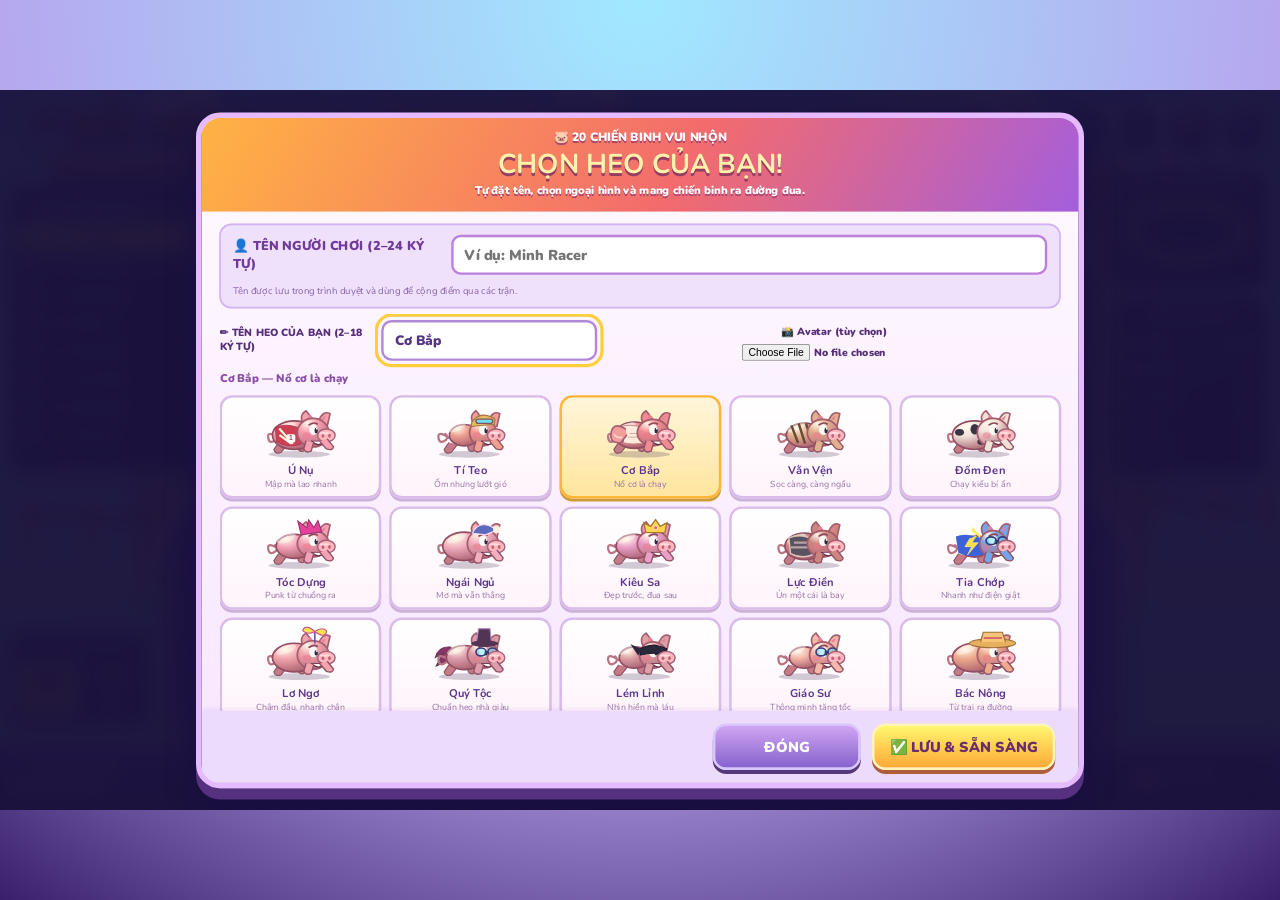
<file: index.html>
<!doctype html>
<html lang="vi">
<head>
<meta charset="UTF-8">
<meta name="viewport" content="width=device-width,initial-scale=1,viewport-fit=cover">
<meta name="theme-color" content="#56318a">
<meta name="pig-racing-build" content="2026-11-21-top10-r2">
<title>BẦY HEO ĐUA · Đấu trường thử thách</title>
<meta name="description" content="Bầy Heo Đua: chọn 20 heo, tự đặt tên, gõ chữ hoặc làm toán để tăng tốc!">
<link rel="stylesheet" href="./site/style.css?v=20261121top10r2">
</head>
<body>
<div id="viewport">
  <div id="stage" class="stage">
    <div class="farm-backdrop"></div>
    <canvas id="raceCanvas" width="1600" height="900" aria-label="Đường đua nông trại 8 heo"></canvas>
    <header class="hud-header">
      <div class="brand">
        <div class="brand-flags">🏁</div><div class="brand-text">BẦY HEO ĐUA</div><div class="brand-flags">🏁</div>
        <span class="brand-ribbon">Chế độ Thử Thách - Gõ Chữ Siêu Tốc</span>
        <span class="release-mark">TOP 10 · 21/11</span>
      </div>
      <div id="lapBox" class="wood-sign">Vòng <b id="lapLabel">1/3</b></div>
      <div class="distance-pill">🏁 <span>Quãng đường: <b id="distanceValue">0 / 2.000 m</b></span></div>
      <div class="clock-pill">⏱ <span id="raceClock">00:00.0</span></div>
      <div class="top-icons">
        <button id="soundBtn" class="round-btn" title="Bật tắt âm thanh" aria-label="Bật tắt âm thanh" type="button">🔊</button>
        <button id="musicBtn" class="round-btn" title="Bật tắt nhạc nền" aria-label="Bật tắt nhạc nền" type="button">🎵</button>
        <button id="leaderboardBtn" class="round-btn" title="Top 10 người chơi" aria-label="Xem Top 10 người chơi" type="button">🏆</button>
        <button id="settingsBtn" class="round-btn" title="Chọn heo và đặt tên" aria-label="Chọn heo và đặt tên" type="button">⚙</button>
      </div>
    </header>

    <aside class="leaderboard" aria-label="Bảng xếp hạng">
      <h2>Bảng Xếp Hạng <small>(Hiện tại)</small></h2>
      <div id="rankList" class="rank-list"></div>
      <div class="leader-foot">🐽 Bầy heo đang bứt tốc!</div>
    </aside>
    <aside class="right-hud">
      <section class="map-panel">
        <h2>Bản đồ đường đua</h2>
        <svg class="map-path" viewBox="0 0 190 110" aria-hidden="true">
          <path d="M34 17 C8 18 10 60 33 74 C53 90 123 89 152 73 C180 56 164 23 143 19 C118 11 58 12 34 17Z" stroke="#56364d" stroke-width="27" fill="none"/>
          <path d="M34 17 C8 18 10 60 33 74 C53 90 123 89 152 73 C180 56 164 23 143 19 C118 11 58 12 34 17Z" stroke="#fff9e7" stroke-width="17" fill="none"/>
          <path d="M34 17 C8 18 10 60 33 74 C53 90 123 89 152 73 C180 56 164 23 143 19 C118 11 58 12 34 17Z" stroke="#b77946" stroke-width="12" fill="none"/>
          <path id="mapLine" d="M34 17 C8 18 10 60 33 74 C53 90 123 89 152 73 C180 56 164 23 143 19 C118 11 58 12 34 17Z" fill="none" stroke="transparent" stroke-width="1"/>
          <g id="mapDots"></g>
          <g transform="translate(156 52)" fill="#111"><path d="M0 0h17v23H0z" fill="#fff"/><path d="M0 0h8v8H0zM8 8h9v8H8zM0 16h8v7H0z"/></g>
        </svg>
      </section>
      <section class="gap-panel"><h2>Khoảng cách</h2><div id="gapList"></div></section>
    </aside>

    <div class="track-banner">🏁 ĐƯỜNG ĐUA NÔNG TRẠI</div>
    <div id="bubbleMessage" class="bubble-message">🐷 Các chiến binh sẵn sàng!</div>
    <div class="finish-arch"><div class="finish-title">ĐÍCH</div><span>🏁</span></div>
    <div id="raceCallout" class="race-callout">⚡ BỨT TỐC!</div>

    <section class="mode-panel">
      <h3>CHỌN THỬ THÁCH</h3>
      <div class="mode-buttons">
        <button id="typeMode" class="mode-btn chosen" type="button"><span>⌨️</span>Gõ chữ</button>
        <button id="mathMode" class="mode-btn" type="button" title="Trả lời phép cộng, trừ, nhân, chia"><span>🧮</span>Tính toán</button>
      </div>
    </section>

    <section class="challenge-panel">
      <div class="player-profile"><div class="player-sparkles">✨⭐</div><img id="myPortrait" alt="Heo bạn chọn"><div id="myPigLabel" class="portrait-label">Cơ Bắp</div></div>
      <div class="challenge-main">
        <div class="challenge-top"><div class="challenge-ribbon">⌨️ &nbsp;THỬ THÁCH: <span id="challengeType">Gõ lại chính xác đoạn văn sau!</span></div><div id="timeLeft" class="question-timer">⌛ Còn: 18.0 giây</div></div>
        <div id="questionText" class="question-display">Heo chạy nhanh!</div>
        <div class="answer-bar">
          <input id="answerInput" type="text" autocomplete="off" autocapitalize="off" spellcheck="false" aria-label="Gõ câu trả lời" disabled>
          <div id="answerColor" class="answer-overlay" aria-hidden="true">Nhập câu trả lời ở đây...</div>
          <button id="answerSubmit" class="answer-submit" type="button" disabled>GỬI ↵</button>
        </div>
        <div id="answerFeedback" class="answer-feedback" aria-live="polite">Nhấn Bắt đầu để nhận thử thách!</div>
      </div>
      <div class="boost-ui"><div class="boost-words">Tăng tốc!</div><div class="boost-wings">⚡</div><div id="boostValue" class="boost-value">+0.0 m/s</div><div id="boostDuration" class="boost-duration">SẴN SÀNG</div></div>
      <div class="challenge-instructions"><span>✅ Gõ đúng: chữ tô xanh</span><span>❌ Gõ sai: chữ tô đỏ</span><span>🏁 Hoàn thành cả câu để nhận tăng tốc!</span></div>
    </section>
    <footer class="sound-bar"><div class="sound-header">🔊 &nbsp;Hệ thống âm<br>thanh vui nhộn</div><div class="sound-cue">⌨️ <span>Âm gõ phím:<small>tách tách tách...</small></span></div><div class="sound-cue">✅ <span>Gõ đúng:<small>ting! (vui, nhẹ nhàng)</small></span></div><div class="sound-cue">❌ <span>Gõ sai:<small>bíp! (hài hước)</small></span></div><div class="sound-cue">⚡ <span>Tăng tốc:<small>vút! (boost)</small></span></div><div class="sound-cue">🏆 <span>Chiến thắng:<small>fanfare!</small></span></div><div class="sound-cue">🐽 <span>Thất bại:<small>hụt!... (vui nhộn)</small></span></div></footer>

    <div id="startOverlay" class="overlay">
      <div class="result-card"><div class="overlay-stars">⭐ 🏆 ⭐</div><h2 id="resultHeading">BẦY HEO ĐUA!</h2><p id="resultMessage">Chọn heo, đặt tên, rồi thử gõ chữ hoặc tính toán để vượt đối thủ!</p>
          <div id="resultScoreBox" class="result-score-box hidden">
            <div class="result-player-name">👤 <span id="resultPlayerName"></span></div>
            <div class="result-points">⭐ +<span id="resultPoints">0</span> điểm</div>
            <div id="resultScoreBreakdown" class="result-score-breakdown"></div>
          </div>
          <div class="start-mode-wrap"><div class="start-mode-title">🎮 CHỌN CHẾ ĐỘ TRƯỚC KHI ĐUA</div>
            <div class="start-mode-buttons">
              <button id="startTypeMode" class="start-mode-btn chosen" type="button">⌨️ <strong>Gõ chữ</strong><small>Câu ngắn • 18 giây</small></button>
              <button id="startMathMode" class="start-mode-btn" type="button">🧮 <strong>Tính toán</strong><small>Cộng trừ nhân chia • 14 giây</small></button>
            </div>
            <div id="startModeHint" class="start-mode-hint">⌨️ Chế độ: Gõ chữ</div>
          </div>
          <button id="playBtn" class="primary-btn" type="button">🚀 BẮT ĐẦU ĐUA</button>
          <button id="resultTop10Btn" class="secondary-btn" type="button">🏆 TOP 10 ĐIỂM</button>
          <button id="changeBtn" class="secondary-btn" type="button">🎨 CHỌN HEO & ĐẶT TÊN</button></div>
    </div>

    <div id="pickerModal" class="picker-backdrop hidden" role="dialog" aria-modal="true" aria-labelledby="pickerTitle">
      <div class="picker-card">
        <header class="picker-header"><span>🐷 20 CHIẾN BINH VUI NHỘN</span><h2 id="pickerTitle">CHỌN HEO CỦA BẠN!</h2><p>Tự đặt tên, chọn ngoại hình và mang chiến binh ra đường đua.</p></header>
        <div class="picker-inner">
          <div class="player-name-row">
            <label for="playerNameInput">👤 TÊN NGƯỜI CHƠI (2–24 KÝ TỰ)</label>
            <input id="playerNameInput" type="text" maxlength="24" autocomplete="nickname" placeholder="Ví dụ: Minh Racer">
            <span id="playerNameError" class="player-name-error"></span>
            <span class="player-name-hint">Tên được lưu trong trình duyệt và dùng để cộng điểm qua các trận.</span>
          </div>
          <div class="picker-form"><label for="pigNameInput">✏️ TÊN HEO CỦA BẠN (2–18 KÝ TỰ)</label><input id="pigNameInput" type="text" maxlength="18" placeholder="Ví dụ: Heo Siêu Quậy" autocomplete="off" spellcheck="false"><span id="nameError" class="name-error"></span><label class="upload-avatar">📸 Avatar (tùy chọn) <input id="avatarInput" type="file" accept="image/jpeg,image/png,image/webp"></label><span id="selectedInfo" class="selected-info">Cơ Bắp — Nổ cơ là chạy</span></div><div id="pigGrid" class="pig-grid"></div></div>
        <div class="picker-actions"><button id="pickerClose" type="button" class="secondary-btn">ĐÓNG</button><button id="pickerSave" type="button" class="primary-btn">✅ LƯU & SẴN SÀNG</button></div>
      </div>
    </div>

    <div id="leaderboardModal" class="picker-backdrop hidden" role="dialog" aria-modal="true" aria-labelledby="top10Heading">
      <section class="top10-card">
        <header class="top10-header"><h2 id="top10Heading">🏆 TOP 10 NGƯỜI CHƠI</h2><p>Điểm tích lũy theo tên người chơi trên trình duyệt này</p></header>
        <div class="score-rules">🏁 Hạng 1–8: 100 / 80 / 60 / 45 / 35 / 25 / 15 / 10 điểm • ✅ Câu đúng: +10 • ⚡ Trả lời nhanh nhất: +5</div>
        <div class="top10-table-wrap"><table class="top10-table"><thead><tr><th>Hạng</th><th>Người chơi</th><th>Tổng điểm</th><th>Số trận</th><th>Thắng</th><th>Câu đúng</th></tr></thead><tbody id="top10Rows"></tbody></table><p id="top10Empty" class="top10-empty">Chưa có kết quả. Hoàn thành một trận để ghi điểm!</p></div>
        <p id="top10StorageNote" class="score-storage-note">Dữ liệu tự lưu trên thiết bị này, chưa phải bảng xếp hạng chung toàn mạng.</p>
        <div class="top10-actions">
          <button id="exportCsv" class="secondary-btn" type="button">⬇ TẢI TOP 10 CSV</button>
          <button id="exportJson" class="secondary-btn" type="button">⬇ LƯU FILE JSON</button>
          <button id="top10Close" class="primary-btn" type="button">ĐÓNG</button>
        </div>
      </section>
    </div>
  </div>
</div>
<div class="mobile-note">📱 Trải nghiệm game tốt nhất khi xoay màn hình ngang.</div>
<script src="./site/pigs.js?v=20261121top10r2" defer></script>
<script src="./site/leaderboard.js?v=20261121top10r2" defer></script>
<script src="./site/config.js?v=20261121top10r2" defer></script>
<script src="./site/game.js?v=20261121top10r2" defer></script>
</body>
</html>
</file>
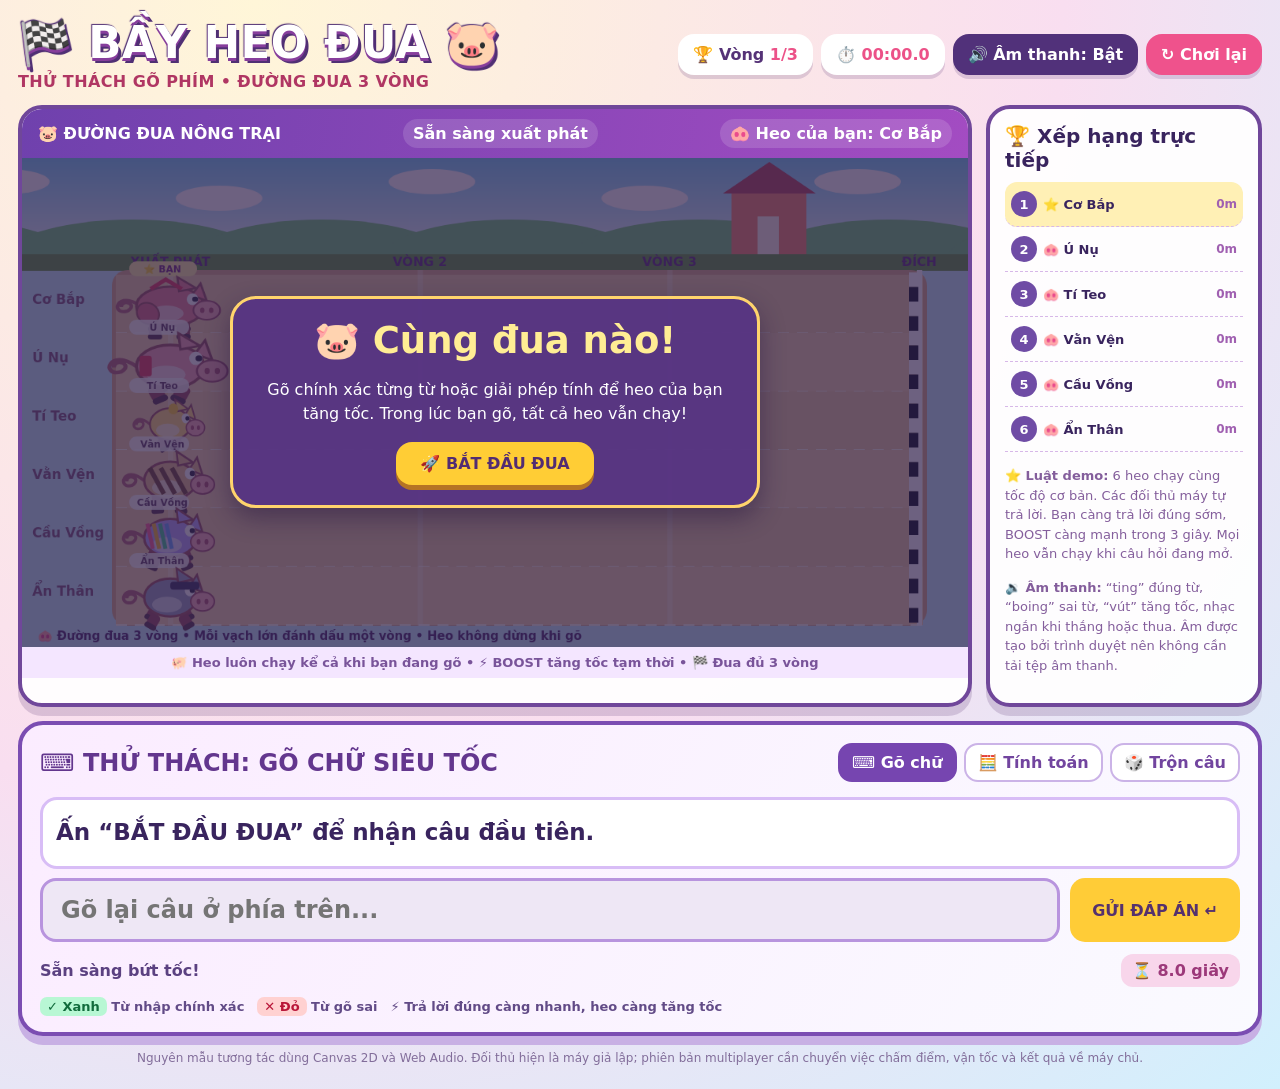
<file: prototype/challenge-race.html>
<!doctype html>
<html lang="vi">
<head>
<meta charset="utf-8">
<meta name="viewport" content="width=device-width, initial-scale=1">
<title>Bầy Heo Đua • Thử thách gõ chữ & tính toán</title>
<style>
:root{font-family:"Trebuchet MS",system-ui,sans-serif;color:#39245e;background:#f8eaca;font-synthesis:none}
*{box-sizing:border-box}body{margin:0;background:radial-gradient(circle at 20% 0%,#fff6d8,#f9def0 54%,#d1f0fd);min-height:100vh}
button,input{font:inherit}button{cursor:pointer;border:0;font-weight:900}
.shell{max-width:1530px;margin:auto;padding:18px}.top{display:flex;align-items:center;justify-content:space-between;gap:14px;flex-wrap:wrap;margin-bottom:14px}
h1{margin:0;font-size:clamp(23px,3.4vw,44px);color:#fff;text-shadow:0 3px 0 #873e9c,3px 5px 0 #502f74,-1px -1px 1px #502f74;letter-spacing:.5px}
.sub{font-weight:900;color:#b03663;letter-spacing:.4px;margin:3px 0 0}
.header-controls{display:flex;gap:8px;align-items:center;flex-wrap:wrap}.pill,.control{border-radius:16px;padding:11px 15px;box-shadow:0 4px 0 rgba(86,52,116,.18);background:#fff;color:#553277;font-weight:900}
.pill b{color:#ec5288}.control{background:#51317a;color:#fff}.control.primary{background:#ef528c;color:white}.control:hover,.choice:hover{filter:brightness(1.08)}.control:focus-visible,.choice:focus-visible,input:focus-visible{outline:4px solid #ffcf42;outline-offset:3px}
.layout{display:grid;grid-template-columns:minmax(0,1fr) 276px;gap:14px}.card{background:rgba(255,255,255,.94);border:4px solid #70479a;border-radius:24px;box-shadow:0 9px 0 rgba(74,38,102,.18);overflow:hidden}
.arena-bar{background:linear-gradient(100deg,#6f41ad,#a34cc2);color:#fff;display:flex;gap:10px;padding:10px 16px;align-items:center;justify-content:space-between;flex-wrap:wrap;font-weight:900}
.arena-bar span{background:#ffffff24;border-radius:18px;padding:5px 10px}.canvaswrap{position:relative;background:#c6f0fc}
canvas{width:100%;height:auto;aspect-ratio:1200/620;display:block}.canvas-cover{position:absolute;inset:0;background:#2a1846ae;display:flex;align-items:center;justify-content:center;text-align:center;padding:16px;color:#fff}
.canvas-cover.hidden{display:none}.canvas-cover .message{max-width:530px;background:#583484ed;border:3px solid #ffd46c;border-radius:26px;padding:20px;box-shadow:0 10px 25px #24143f75}
.canvas-cover h2{font-size:clamp(24px,3vw,37px);margin:0 0 12px;color:#ffed94}.canvas-cover p{line-height:1.5}.canvas-cover .big{background:#ffcd35;color:#522c72;border-radius:16px;padding:12px 24px;box-shadow:0 5px 0 #b57324}
.bottom-hint{padding:8px 14px;text-align:center;font-size:13px;font-weight:800;color:#79549a;background:#f4e6ff}
.sidebar{padding:15px}.sidebar h2{font-size:20px;margin:0 0 10px}.racer{display:flex;align-items:center;justify-content:space-between;padding:9px 6px;border-bottom:1px dashed #d7b8e8;font-weight:900;gap:6px}.racer.me{background:#fff0b5;border-radius:12px}.racer .position{display:inline-grid;place-items:center;border-radius:100%;width:26px;height:26px;background:#6f4ca5;color:#fff;font-size:13px}
.racer .nm{flex:1;min-width:0;font-size:13px}.racer .meter{color:#a060b1;font-size:12px;white-space:nowrap}.tip{font-size:13px;color:#845e9c;line-height:1.5;margin-top:14px}
.challenge{margin-top:14px;padding:18px;border:4px solid #7b4db2;border-radius:25px;background:linear-gradient(120deg,#fbecff,#fafaff);box-shadow:0 9px 0 #c8b0e4}
.challenge-head{display:flex;align-items:center;justify-content:space-between;gap:12px;flex-wrap:wrap}.challenge h2{font-size:clamp(17px,2.2vw,24px);margin:0;color:#63368e}
.choices{display:flex;gap:7px;flex-wrap:wrap}.choice{padding:8px 12px;border-radius:14px;color:#72459f;background:white;border:2px solid #cbb3e7}.choice.active{background:#7645b0;border-color:#7645b0;color:white}
.prompt{display:flex;flex-wrap:wrap;gap:6px;min-height:72px;background:#fff;border:3px solid #d8bdf6;border-radius:17px;padding:13px;margin:15px 0 9px;align-items:center;line-height:1.7;font-size:clamp(15px,2.1vw,23px);font-weight:900}
.word{padding:2px 5px;border-radius:7px;white-space:pre-wrap}.word.correct{background:#b8f7d4;color:#116b3c}.word.wrong{background:#ffd1d1;color:#b91639;text-decoration:underline wavy #e23254}.word.pending{background:#fff2af;color:#7a5e29}.word.active{outline:2px solid #d4c1fb;color:#69448e}.word.other{color:#6e6686}.prompt.math{justify-content:center;font-size:clamp(25px,5vw,42px)}
.typearea{display:flex;gap:10px;align-items:stretch;flex-wrap:wrap}.typearea input{min-width:0;flex:1 1 310px;padding:15px 18px;border:3px solid #b894de;border-radius:16px;font-size:clamp(17px,2vw,24px);color:#3b285e;font-weight:700;background:#fff}.typearea input:disabled{background:#eee7f5}.typearea button{border-radius:15px;padding:10px 22px;background:#ffcc37;color:#55316e}
.feedback{display:flex;justify-content:space-between;gap:12px;align-items:center;flex-wrap:wrap;margin-top:12px;font-weight:900}.feedback .status{color:#5b4181}.feedback .countdown{background:#f8d6eb;padding:7px 11px;border-radius:12px;color:#9c397a}
.legend{display:flex;gap:13px;flex-wrap:wrap;margin-top:12px;font-size:13px;color:#624b87;font-weight:800}.legend strong{padding:2px 7px;border-radius:7px}.legend .green{background:#b8f7d4;color:#116b3c}.legend .red{background:#ffd1d1;color:#b91639}
.footer{font-size:12px;color:#826d9a;text-align:center;margin:15px 0 6px}
@media(max-width:900px){.layout{grid-template-columns:1fr}.sidebar{display:block}.scorelist{display:grid;grid-template-columns:repeat(auto-fit,minmax(160px,1fr));gap:5px}.racer{border-bottom:0;background:#f7f0ff;border-radius:12px;padding:7px}.arena-bar{font-size:13px}}
@media(prefers-reduced-motion:reduce){*{scroll-behavior:auto!important;transition:none!important}}
</style>
</head>
<body>
<div class="shell">
  <header class="top">
    <div><h1>🏁 BẦY HEO ĐUA 🐷</h1><p class="sub">THỬ THÁCH GÕ PHÍM • ĐƯỜNG ĐUA 3 VÒNG</p></div>
    <div class="header-controls">
      <div class="pill">🏆 Vòng <b id="lap">1/3</b></div>
      <div class="pill">⏱️ <b id="clock">00:00.0</b></div>
      <button class="control" id="sound" type="button" aria-pressed="true">🔊 Âm thanh: Bật</button>
      <button class="control primary" id="restart" type="button">↻ Chơi lại</button>
    </div>
  </header>
  <div class="layout">
    <section class="card" aria-label="Đường đua heo">
      <div class="arena-bar"><strong>🐷 ĐƯỜNG ĐUA NÔNG TRẠI</strong><span id="raceInfo">Sẵn sàng xuất phát</span><span>🐽 Heo của bạn: Cơ Bắp</span></div>
      <div class="canvaswrap">
        <canvas id="track" width="1200" height="620" aria-label="Đường đua 6 heo gồm 3 vòng"></canvas>
        <div class="canvas-cover" id="overlay">
          <div class="message"><h2 id="overlayTitle">🐷 Cùng đua nào!</h2>
            <p id="overlayBody">Mỗi từ gõ đúng chuyển <strong style="color:#86ffb7">màu xanh</strong>; từ sai chuyển <strong style="color:#ff9999">màu đỏ</strong>. Trả lời nhanh để BOOST heo của bạn.</p>
            <button id="start" class="big" type="button">🚀 BẮT ĐẦU ĐUA</button>
          </div>
        </div>
      </div>
      <div class="bottom-hint">🐖 Heo luôn chạy kể cả khi bạn đang gõ • ⚡ BOOST tăng tốc tạm thời • 🏁 Đua đủ 3 vòng</div>
    </section>
    <aside class="card sidebar">
      <h2>🏆 Xếp hạng trực tiếp</h2><div id="scorelist" class="scorelist"></div>
      <p class="tip"><strong>⭐ Luật demo:</strong> 6 heo chạy cùng tốc độ cơ bản. Các đối thủ máy tự trả lời. Bạn càng trả lời đúng sớm, BOOST càng mạnh trong 3 giây. Mọi heo vẫn chạy khi câu hỏi đang mở.</p>
      <p class="tip"><strong>🔉 Âm thanh:</strong> “ting” đúng từ, “boing” sai từ, “vút” tăng tốc, nhạc ngắn khi thắng hoặc thua. Âm được tạo bởi trình duyệt nên không cần tải tệp âm thanh.</p>
    </aside>
  </div>
  <section class="challenge" aria-label="Thử thách tương tác">
    <div class="challenge-head">
      <h2 id="questionLabel">⌨️ THỬ THÁCH: GÕ CHỮ SIÊU TỐC</h2>
      <div class="choices">
        <button class="choice active" type="button" data-mode="typing">⌨️ Gõ chữ</button>
        <button class="choice" type="button" data-mode="math">🧮 Tính toán</button>
        <button class="choice" type="button" data-mode="mixed">🎲 Trộn câu</button>
      </div>
    </div>
    <div id="prompt" class="prompt" aria-live="polite">Ấn “BẮT ĐẦU ĐUA” để nhận câu đầu tiên.</div>
    <div class="typearea">
      <input type="text" id="answer" aria-label="Gõ câu trả lời" autocomplete="off" autocapitalize="off" spellcheck="false" inputmode="text" placeholder="Gõ lại câu ở phía trên..." disabled>
      <button type="button" id="submit" disabled>GỬI ĐÁP ÁN ↵</button>
    </div>
    <div class="feedback"><span class="status" id="feedback" aria-live="polite">Sẵn sàng bứt tốc!</span><span class="countdown" id="qtime">⏳ 8.0 giây</span></div>
    <div class="legend"><span><strong class="green">✓ Xanh</strong> Từ nhập chính xác</span><span><strong class="red">✕ Đỏ</strong> Từ gõ sai</span><span>⚡ Trả lời đúng càng nhanh, heo càng tăng tốc</span></div>
  </section>
  <p class="footer">Nguyên mẫu tương tác dùng Canvas 2D và Web Audio. Đối thủ hiện là máy giả lập; phiên bản multiplayer cần chuyển việc chấm điểm, vận tốc và kết quả về máy chủ.</p>
</div>
<script>
(function () {
  "use strict";
  var canvas = document.getElementById("track");
  var ctx = canvas.getContext("2d");
  var answer = document.getElementById("answer");
  var promptNode = document.getElementById("prompt");
  var feedback = document.getElementById("feedback");
  var scorelist = document.getElementById("scorelist");
  var overlay = document.getElementById("overlay");
  var soundBtn = document.getElementById("sound");
  var racers = [
    {name:"Cơ Bắp",color:"#ee8797",kind:"muscle",base:13.7,me:true},
    {name:"Ú Nụ",color:"#f6a6b3",kind:"fat",base:13.7},
    {name:"Tí Teo",color:"#ffdc7b",kind:"thin",base:13.7},
    {name:"Vằn Vện",color:"#eac18e",kind:"stripe",base:13.7},
    {name:"Cầu Vồng",color:"#bca8fd",kind:"rainbow",base:13.7},
    {name:"Ẩn Thân",color:"#9fa5c2",kind:"ninja",base:13.7}
  ];
  var texts = [
    "Con heo cơ bắp đang bứt tốc về đích!",
    "Ú Nụ không hề chậm, chỉ đang lấy đà.",
    "Heo Tia Chớp chạy qua cánh đồng hoa.",
    "The funny pig jumps over a blue cloud.",
    "Bánh bao biết bay nhưng vẫn thích chạy bộ.",
    "Năm chú heo cùng luyện gõ phím siêu tốc.",
    "A happy pig can run faster than the wind.",
    "Heo vằn vện phi như tên lửa màu hồng."
  ];
  var lapDistance = 220;
  var totalDistance = lapDistance * 3;
  var qDuration = 8;
  var boostedFor = 3;
  var state = "ready";
  var mode = "typing";
  var currentKind = "typing";
  var question = "";
  var mathResult = 0;
  var questionStarted = 0;
  var elapsed = 0;
  var round = 0;
  var indexText = 0;
  var challengeDone = false;
  var answeredBots = [];
  var botTimes = [];
  var particles = [];
  var lastFrame = 0;
  var frameId = 0;
  var composition = false;
  var correctWordsPlayed = 0;
  var soundOn = true;
  var audio = null;
  var lastInput = "";
  var nextQuestionDelay = 0;
  var lastScoreUpdate = 0;
  var lastQuestionTime = -1;
  var isStarted = false;

  function el(id){return document.getElementById(id);}
  function rand(min,max){return min + Math.random()*(max-min);}
  function clamp(v,a,b){return Math.max(a,Math.min(b,v));}
  function normalize(s){return s.normalize("NFC");}
  function initAudio() {
    if(!soundOn)return;
    var AudioClass = window.AudioContext || window.webkitAudioContext;
    if(!AudioClass)return;
    if(!audio) audio = new AudioClass();
    if(audio.state === "suspended") audio.resume();
  }
  function note(freq,duration,wave,gain,start,slide) {
    if(!soundOn || !audio)return;
    var at=audio.currentTime+(start||0);
    var oscillator=audio.createOscillator(), amp=audio.createGain();
    oscillator.type=wave||"sine";
    oscillator.frequency.setValueAtTime(freq,at);
    if(slide)oscillator.frequency.exponentialRampToValueAtTime(Math.max(60,slide),at+duration);
    amp.gain.setValueAtTime(.0001,at);
    amp.gain.exponentialRampToValueAtTime(Math.max(.0002,gain||.035),at+.014);
    amp.gain.exponentialRampToValueAtTime(.0001,at+duration);
    oscillator.connect(amp).connect(audio.destination);
    oscillator.start(at);oscillator.stop(at+duration+.03);
  }
  function sfx(type){
    if(!soundOn)return;
    initAudio();
    if(type==="correct") note(740,.072,"sine",.034,0,920);
    if(type==="wrong"){note(240,.15,"triangle",.072,0,115);note(140,.13,"sine",.024,.05,90);}
    if(type==="boost"){note(450,.13,"triangle",.075,0,790);note(790,.18,"sine",.065,.11,1120);}
    if(type==="start"){[392,494,588,784].forEach(function(n,i){note(n,.12,"triangle",.045,i*.10);});}
    if(type==="win"){[523,659,784,1046,784,1046].forEach(function(n,i){note(n,i>3?.34:.18,"triangle",.062,i*.15);});}
    if(type==="lose"){[500,395,300,210].forEach(function(n,i){note(n,.24,"triangle",.055,i*.18);});}
  }
  function reset() {
    if(frameId){cancelAnimationFrame(frameId);frameId=0;}
    racers.forEach(function(p,i){p.distance=0;p.speed=p.base;p.boost=0;p.boostUntil=0;p.finishTime=null;p.colorIndex=i;});
    particles=[];elapsed=0;round=0;lastFrame=0;nextQuestionDelay=0;isStarted=false;
    state="ready";challengeDone=false;answer.value="";answer.disabled=true;el("submit").disabled=true;
    el("clock").textContent="00:00.0";el("lap").textContent="1/3";el("qtime").textContent="⏳ 8.0 giây";el("raceInfo").textContent="Sẵn sàng xuất phát";
    promptNode.textContent="Ấn “BẮT ĐẦU ĐUA” để nhận câu đầu tiên.";
    feedback.textContent="Sẵn sàng bứt tốc!";
    el("overlayTitle").textContent="🐷 Cùng đua nào!";
    el("overlayBody").textContent="Gõ chính xác từng từ hoặc giải phép tính để heo của bạn tăng tốc. Trong lúc bạn gõ, tất cả heo vẫn chạy!";
    el("start").textContent="🚀 BẮT ĐẦU ĐUA";
    overlay.classList.remove("hidden");
    updateScore();
    paint(0);
  }
  function begin(){
    initAudio();reset();state="running";isStarted=true;overlay.classList.add("hidden");sfx("start");
    startQuestion();answer.focus();lastFrame=performance.now();frameId=requestAnimationFrame(frame);
  }
  function makeMath(){
    var operators=["+","−","×","÷"];
    var op=operators[Math.floor(Math.random()*operators.length)];
    var a,b;
    if(op==="÷"){b=Math.floor(rand(2,13));mathResult=Math.floor(rand(2,14));a=b*mathResult;}
    else{a=Math.floor(rand(12,99));b=Math.floor(rand(2,26));mathResult=op==="+"?a+b:op==="−"?a-b:a*b;}
    return a+" "+op+" "+b+" = ?";
  }
  function startQuestion(){
    if(state!=="running")return;
    round++;
    currentKind=mode==="mixed"?(Math.random()<.5?"typing":"math"):mode;
    question=currentKind==="math"?makeMath():texts[indexText++%texts.length];
    questionStarted=elapsed;
    challengeDone=false;answeredBots=Array(racers.length).fill(false);
    botTimes=racers.map(function(p,i){return i===0?Infinity:rand(1.1,6.6);});
    correctWordsPlayed=0;lastInput="";lastQuestionTime=-1;
    answer.value="";answer.disabled=false;el("submit").disabled=false;
    answer.placeholder=currentKind==="math"?"Nhập kết quả rồi nhấn Enter...":"Gõ chính xác từng từ...";
    answer.setAttribute("inputmode",currentKind==="math"?"numeric":"text");
    el("questionLabel").textContent=currentKind==="math"?"🧮 THỬ THÁCH: TÍNH TOÁN THẦN TỐC":"⌨️ THỬ THÁCH: GÕ CHỮ SIÊU TỐC";
    promptNode.classList.toggle("math",currentKind==="math");
    feedback.textContent="Nhanh tay lên! Heo của bạn vẫn đang chạy...";
    drawWords();answer.focus();
  }
  function wordStatus(text,typed,start,end) {
    if(typed.length<=start)return "other";
    var upto=Math.min(end,typed.length);
    var part=typed.slice(start,upto);
    var expected=text.slice(start,upto);
    if(part!==expected)return "wrong";
    if(typed.length>=end)return "correct";
    return "pending";
  }
  function drawWords(){
    promptNode.replaceChildren();
    if(currentKind==="math"){promptNode.textContent=question;return;}
    var fragment=document.createDocumentFragment();
    var re=/\S+/g, match,idx=0;
    var typed=normalize(answer.value),target=normalize(question);
    while((match=re.exec(target))!==null){
      if(match.index>idx)fragment.appendChild(document.createTextNode(target.slice(idx,match.index)));
      var span=document.createElement("span");
      span.textContent=match[0];
      span.className="word "+wordStatus(target,typed,match.index,match.index+match[0].length);
      if(typed.length===match.index)span.className="word active";
      fragment.appendChild(span);
      idx=match.index+match[0].length;
    }
    if(idx<target.length)fragment.appendChild(document.createTextNode(target.slice(idx)));
    promptNode.appendChild(fragment);
  }
  function validWordCount(typed){
    var c=0;var re=/\S+/g,match,target=normalize(question);
    while((match=re.exec(target))!==null){
      var end=match.index+match[0].length;
      if(typed.length>=end && typed.slice(match.index,end)===match[0])c++;
    }
    return c;
  }
  function onTyping(){
    if(state!=="running"||challengeDone)return;
    if(currentKind!=="typing")return;
    var typed=normalize(answer.value),target=normalize(question);
    drawWords();
    if(composition)return;
    var count=validWordCount(typed);
    if(count>correctWordsPlayed){correctWordsPlayed=count;sfx("correct");}
    var n=typed.length;
    if(n>lastInput.length && typed.slice(0,n)!==target.slice(0,n)){
      if(typed.slice(lastInput.length,n)!==target.slice(lastInput.length,n))sfx("wrong");
      feedback.textContent="🐽 Úi! Từ sai đã tô đỏ — sửa bằng Backspace nhé!";
    } else if(typed.slice(0,n)===target.slice(0,n)) {
      feedback.textContent="✅ Đúng rồi, tiếp tục gõ!";
    }
    lastInput=typed;
    if(typed===target)submitAnswer();
  }
  function submitAnswer(){
    if(state!=="running" || challengeDone)return;
    var typed=normalize(answer.value).trim();
    var right=currentKind==="typing"
      ?normalize(answer.value)===normalize(question)
      :typed!=="" && Number(typed)===mathResult;
    if(!right){
      sfx("wrong");
      feedback.textContent=currentKind==="math"?"❌ Kết quả chưa đúng, thử lại!":"❌ Chưa khớp toàn bộ câu, hãy sửa chữ màu đỏ!";
      return;
    }
    challengeDone=true;answer.disabled=true;el("submit").disabled=true;
    var rt=elapsed-questionStarted;
    var rank=1+botTimes.slice(1).filter(function(t){return t<=rt;}).length;
    var boost=[8,6,4.6,3.2,2.2,1.3][Math.min(rank-1,5)];
    racers[0].boost=boost;racers[0].boostUntil=elapsed+boostedFor;
    feedback.textContent="⚡ Đúng sau "+rt.toFixed(2)+"s • Hạng "+rank+"/6 • BOOST +"+boost.toFixed(1)+" m/s trong 3 giây!";
    sfx("boost");
  }
  function timeoutQuestion(){
    challengeDone=true;answer.disabled=true;el("submit").disabled=true;
    feedback.textContent="⌛ Hết giờ! Chờ thử thách tiếp theo. Heo vẫn chạy!";
  }
  function endRace(){
    if(state!=="running")return;
    state="finished";answer.disabled=true;el("submit").disabled=true;
    var sorted=racers.slice().sort(function(a,b){return (a.finishTime??Infinity)-(b.finishTime??Infinity);});
    var rank=sorted.indexOf(racers[0])+1;
    var winning=rank===1;
    el("overlayTitle").textContent=winning?"🏆 CƠ BẮP VÔ ĐỊCH!":"🐷 VỀ ĐÍCH HẠNG "+rank+"!";
    el("overlayBody").textContent=winning
      ?"Heo của bạn đã bứt tốc vượt cả bầy! Xuất sắc!"
      :"Lần tới gõ nhanh hơn để giành ngôi đầu. Vui là chính!";
    el("start").textContent="🔁 ĐUA LẠI";
    overlay.classList.remove("hidden");el("raceInfo").textContent="Đã kết thúc · Hạng "+rank+"/6";
    sfx(winning?"win":"lose");
    updateScore();
  }
  function updateRace(dt){
    elapsed+=dt;
    var qElapsed=elapsed-questionStarted;
    for(var i=1;i<racers.length;i++){
      if(!answeredBots[i] && qElapsed>=botTimes[i] && qElapsed<=qDuration+1){
        answeredBots[i]=true;
        var botRank=1+botTimes.slice(1).filter(function(t){return t<botTimes[i];}).length;
        racers[i].boost=[8,6,4.6,3.2,2.2,1.3][Math.min(botRank-1,5)];
        racers[i].boostUntil=elapsed+boostedFor;
      }
    }
    if(qElapsed>=qDuration&&!challengeDone)timeoutQuestion();
    if(qElapsed>=qDuration+1 && !nextQuestionDelay){nextQuestionDelay=elapsed;}
    if(nextQuestionDelay && elapsed>=nextQuestionDelay+.2){nextQuestionDelay=0;startQuestion();}
    racers.forEach(function(p){
      if(p.finishTime!==null)return;
      p.speed=p.base+(elapsed<p.boostUntil?p.boost:0);
      var before=p.distance;
      p.distance=Math.min(totalDistance,p.distance+p.speed*dt);
      if(before<totalDistance && p.distance>=totalDistance){
        var leftover=(totalDistance-before)/p.speed;
        p.finishTime=elapsed-dt+leftover;
      }
      if(Math.random()<dt*(p.speed>p.base?24:8)){
        particles.push({x:190+(p.distance/totalDistance)*950-27,y:147+p.colorIndex*75+Math.random()*13,
          r:rand(2,7),life:rand(.25,.65),boost:p.speed>p.base});
      }
    });
    particles.forEach(function(p){p.x-=34*dt;p.y+=9*dt;p.life-=dt;});
    particles=particles.filter(function(p){return p.life>0;}).slice(-200);
    if(racers.every(function(p){return p.finishTime!==null;})){endRace();}
    if(elapsed-lastScoreUpdate>.12){lastScoreUpdate=elapsed;updateScore();}
    var remain=Math.max(0,qDuration-(elapsed-questionStarted));
    var tenth=Math.floor(remain*10);
    if(tenth!==lastQuestionTime){
      lastQuestionTime=tenth;el("qtime").textContent="⏳ "+remain.toFixed(1)+" giây";
    }
    var myLap=Math.min(3,Math.floor(racers[0].distance/lapDistance)+1);
    el("lap").textContent=myLap+"/3";
    el("raceInfo").textContent="Quãng đường "+Math.round(racers[0].distance)+" / "+totalDistance+" m";
    var m=Math.floor(elapsed/60),s=(elapsed%60).toFixed(1).padStart(4,"0");
    el("clock").textContent=String(m).padStart(2,"0")+":"+s;
  }
  function updateScore(){
    var sorted=racers.slice().sort(function(a,b){return b.distance-a.distance || a.colorIndex-b.colorIndex;});
    scorelist.replaceChildren();
    sorted.forEach(function(p,i){
      var row=document.createElement("div");row.className="racer"+(p.me?" me":"");
      var pos=document.createElement("span");pos.className="position";pos.textContent=i+1;
      var name=document.createElement("span");name.className="nm";name.textContent=(p.me?"⭐ ":"🐽 ")+p.name;
      var meters=document.createElement("span");meters.className="meter";meters.textContent=Math.round(p.distance)+"m"+(p.speed>p.base?" ⚡":"");
      row.append(pos,name,meters);scorelist.appendChild(row);
    });
  }
  function roundedRect(x,y,w,h,r){
    ctx.beginPath();ctx.roundRect(x,y,w,h,r);
  }
  function pig(x,y,p,time){
    var boosted=p.speed>p.base;
    var bob=Math.sin(time*13+p.colorIndex*1.2)*(boosted?4:2.5);
    var fat=p.kind==="fat",thin=p.kind==="thin";
    var sx=fat?1.30:thin?.78:p.kind==="muscle"?1.13:1;
    var sy=fat?1.14:thin?.85:1;
    ctx.save();ctx.translate(x,y+bob);ctx.scale(sx,sy);
    if(boosted){
      ctx.strokeStyle="#ffe658";ctx.lineWidth=5;
      for(var z=0;z<3;z++){ctx.beginPath();ctx.moveTo(-54-z*12,(-17+z*17));ctx.lineTo(-23-z*9,(-17+z*17));ctx.stroke();}
    }
    // Running legs are animated separately from the body.
    var phase=Math.sin(time*(boosted?24:16)+p.colorIndex);
    ctx.fillStyle="#9e5364";
    for(var leg=0;leg<4;leg++){
      var dx=(leg%2===0?-17:15),dy=leg<2?12:22;
      ctx.save();ctx.translate(dx,dy);ctx.rotate((leg%2?1:-1)*phase*.55);
      roundedRect(-7,0,14,18,5);ctx.fill();ctx.fillStyle="#5e4054";roundedRect(-8,13,16,7,4);ctx.fill();ctx.fillStyle="#9e5364";ctx.restore();
    }
    // Curly tail.
    ctx.strokeStyle="#b76a78";ctx.lineWidth=4;ctx.beginPath();ctx.moveTo(-33,0);ctx.bezierCurveTo(-60,-22,-68,12,-48,6);ctx.bezierCurveTo(-35,-3,-55,-10,-55,1);ctx.stroke();
    // Body: unique silhouette variants.
    ctx.fillStyle=p.color;ctx.strokeStyle="#a35b66";ctx.lineWidth=3;
    ctx.beginPath();ctx.ellipse(0,0,p.kind==="muscle"?38:33,p.kind==="muscle"?25:24,0,0,Math.PI*2);ctx.fill();ctx.stroke();
    ctx.fillStyle="#fff9";ctx.beginPath();ctx.ellipse(-4,9,19,10,0,0,Math.PI*2);ctx.fill();
    // Stripe pattern, rainbow, muscle.
    if(p.kind==="stripe"){ctx.strokeStyle="#77503e";ctx.lineWidth=6;for(var t=-18;t<=13;t+=14){ctx.beginPath();ctx.moveTo(t-8,-16);ctx.lineTo(t+10,17);ctx.stroke();}}
    if(p.kind==="rainbow"){["#fe6599","#fbbf38","#4acb9c","#6aa4ff"].forEach(function(c,k){ctx.strokeStyle=c;ctx.lineWidth=5;ctx.beginPath();ctx.moveTo(-29+k*8,-18);ctx.lineTo(-22+k*8,14);ctx.stroke();});}
    if(p.kind==="muscle"){ctx.fillStyle="#df7289";ctx.beginPath();ctx.ellipse(-25,9,12,14,-.5,0,Math.PI*2);ctx.fill();ctx.strokeStyle="#a35b66";ctx.lineWidth=2;ctx.stroke();}
    // Ears, eyes, snout.
    ctx.fillStyle=p.color;ctx.strokeStyle="#9c5966";ctx.lineWidth=2.5;
    ctx.beginPath();ctx.moveTo(10,-19);ctx.lineTo(8,-37);ctx.lineTo(29,-23);ctx.closePath();ctx.fill();ctx.stroke();
    ctx.beginPath();ctx.moveTo(24,-14);ctx.lineTo(34,-29);ctx.lineTo(41,-7);ctx.closePath();ctx.fill();ctx.stroke();
    ctx.fillStyle="#fff";ctx.beginPath();ctx.ellipse(25,-9,6.5,7.5,0,0,Math.PI*2);ctx.fill();
    ctx.fillStyle="#333048";ctx.beginPath();ctx.arc(28,-9,3.3,0,Math.PI*2);ctx.fill();
    ctx.fillStyle="#f9b1b7";ctx.strokeStyle="#a85b72";ctx.lineWidth=2;
    ctx.beginPath();ctx.ellipse(41,5,15,12,0,0,Math.PI*2);ctx.fill();ctx.stroke();
    ctx.fillStyle="#b65b74";ctx.beginPath();ctx.ellipse(36,5,2.5,3.6,0,0,Math.PI*2);ctx.ellipse(46,5,2.5,3.6,0,0,Math.PI*2);ctx.fill();
    if(p.kind==="ninja"){ctx.fillStyle="#403b65";roundedRect(0,-20,37,10,4);ctx.fill();}
    if(p.kind==="muscle"){ctx.strokeStyle="#e84362";ctx.lineWidth=5;ctx.beginPath();ctx.moveTo(-22,-22);ctx.lineTo(-5,-34);ctx.lineTo(13,-22);ctx.stroke();}
    if(p.kind==="thin"){ctx.fillStyle="#ffd538";ctx.beginPath();ctx.arc(5,-23,8,0,Math.PI*2);ctx.fill();}
    if(p.kind==="fat"){ctx.fillStyle="#e94462";roundedRect(-30,-12,12,23,3);ctx.fill();}
    ctx.restore();
  }
  function paint(time){
    ctx.clearRect(0,0,1200,620);
    var sky=ctx.createLinearGradient(0,0,0,120);
    sky.addColorStop(0,"#7fd4fe");sky.addColorStop(1,"#f6fcff");
    ctx.fillStyle=sky;ctx.fillRect(0,0,1200,132);
    // Farm backdrop: hills, barn, clouds.
    ctx.fillStyle="#79cc7d";
    for(var h=-1;h<7;h++){ctx.beginPath();ctx.ellipse(h*240+140,133,170,55,0,Math.PI,Math.PI*2);ctx.fill();}
    ctx.fillStyle="#fa8c72";ctx.fillRect(900,45,95,85);
    ctx.fillStyle="#b94f62";ctx.beginPath();ctx.moveTo(889,45);ctx.lineTo(948,5);ctx.lineTo(1007,45);ctx.fill();
    ctx.fillStyle="#fff4e8";ctx.fillRect(933,74,27,56);
    ctx.fillStyle="#fff";
    for(var c=0;c<5;c++){var cx=(c*270+70+time*5)%1350-90;ctx.beginPath();ctx.ellipse(cx,30+c%2*21,55,16,0,0,Math.PI*2);ctx.fill();}
    ctx.fillStyle="#689e44";ctx.fillRect(0,122,1200,21);
    // Dirt track with six parallel lanes.
    ctx.fillStyle="#deb28a";roundedRect(114,142,1034,451,20);ctx.fill();
    for(var i=0;i<6;i++){
      var y=148+i*74;
      ctx.fillStyle=i%2?"#f6d6ad":"#efd0a4";ctx.fillRect(119,y,1024,74);
      ctx.strokeStyle="#fff8e5";ctx.setLineDash([14,10]);ctx.lineWidth=2;
      ctx.beginPath();ctx.moveTo(119,y+74);ctx.lineTo(1144,y+74);ctx.stroke();ctx.setLineDash([]);
      ctx.fillStyle="#815c80";ctx.font="bold 17px system-ui";ctx.textAlign="left";
      ctx.fillText(racers[i].name,13,y+37);
    }
    // Lap markers (continuous track progress, no teleporting at lap boundaries).
    var startX=188,endX=1138,trackW=endX-startX;
    for(var j=0;j<4;j++){
      var bx=startX+(j/3)*trackW;
      ctx.save();ctx.globalAlpha=j===3?1:.42;
      ctx.fillStyle=(j===3?"#ffffff":"#ffffffa8");ctx.fillRect(bx-3,142,7,451);
      if(j===3){
        for(var rr=0;rr<24;rr++){ctx.fillStyle=rr%2?"#161c2c":"#ffffff";ctx.fillRect(bx-13,145+rr*18.5,12,18.5);}
      }
      ctx.restore();
      ctx.textAlign="center";ctx.font="900 16px system-ui";ctx.fillStyle="#633684";
      ctx.fillText(j===0?"XUẤT PHÁT":j===3?"ĐÍCH":"VÒNG "+(j+1),bx,137);
    }
    // Dust puffs.
    particles.forEach(function(p){
      ctx.globalAlpha=clamp(p.life*1.4,0,.7);
      ctx.fillStyle=p.boost?"#ead56c":"#fff6e5";
      ctx.beginPath();ctx.arc(p.x,p.y+32,p.r,0,Math.PI*2);ctx.fill();
    });ctx.globalAlpha=1;
    racers.forEach(function(p,i){
      var x=startX+(p.distance/totalDistance)*trackW;
      var y=171+i*74+17;
      ctx.fillStyle=p.me?"#fff0a2":"#ffffffd8";roundedRect(Math.max(118,x-52),y-57,p.me?86:76,19,9);ctx.fill();
      ctx.font="bold 12px system-ui";ctx.fillStyle=p.me?"#783382":"#664969";ctx.textAlign="center";
      ctx.fillText(p.me?"⭐ BẠN":p.name,Math.max(158,x-10),y-43);
      pig(x,y,p,time);
    });
    // Track progress and legend.
    ctx.fillStyle="#503270";ctx.font="bold 15px system-ui";ctx.textAlign="left";
    ctx.fillText("🐽 Đường đua 3 vòng • Mỗi vạch lớn đánh dấu một vòng • Heo không dừng khi gõ",20,611);
  }
  function frame(now){
    if(state!=="running")return;
    var dt=clamp((now-lastFrame)/1000,0,.055);
    lastFrame=now;
    updateRace(dt);paint(elapsed);
    if(state==="running")frameId=requestAnimationFrame(frame);
  }
  answer.addEventListener("input",onTyping);
  answer.addEventListener("compositionstart",function(){composition=true;});
  answer.addEventListener("compositionend",function(){composition=false;onTyping();});
  answer.addEventListener("keydown",function(e){if(e.key==="Enter"){e.preventDefault();submitAnswer();}});
  el("submit").addEventListener("click",submitAnswer);
  el("start").addEventListener("click",begin);
  el("restart").addEventListener("click",function(){if(state==="running")state="cancelled";reset();});
  soundBtn.addEventListener("click",function(){soundOn=!soundOn;soundBtn.textContent=soundOn?"🔊 Âm thanh: Bật":"🔇 Âm thanh: Tắt";soundBtn.setAttribute("aria-pressed",String(soundOn));if(soundOn)initAudio();});
  document.querySelectorAll("[data-mode]").forEach(function(button){
    button.addEventListener("click",function(){
      mode=button.getAttribute("data-mode");
      document.querySelectorAll("[data-mode]").forEach(function(b){b.classList.toggle("active",b===button);});
      if(state==="running"){startQuestion();}else{el("questionLabel").textContent=mode==="math"?"🧮 THỬ THÁCH: TÍNH TOÁN THẦN TỐC":"⌨️ THỬ THÁCH: GÕ CHỮ SIÊU TỐC";}
    });
  });
  reset();
})();
</script>
</body>
</html>
</file>
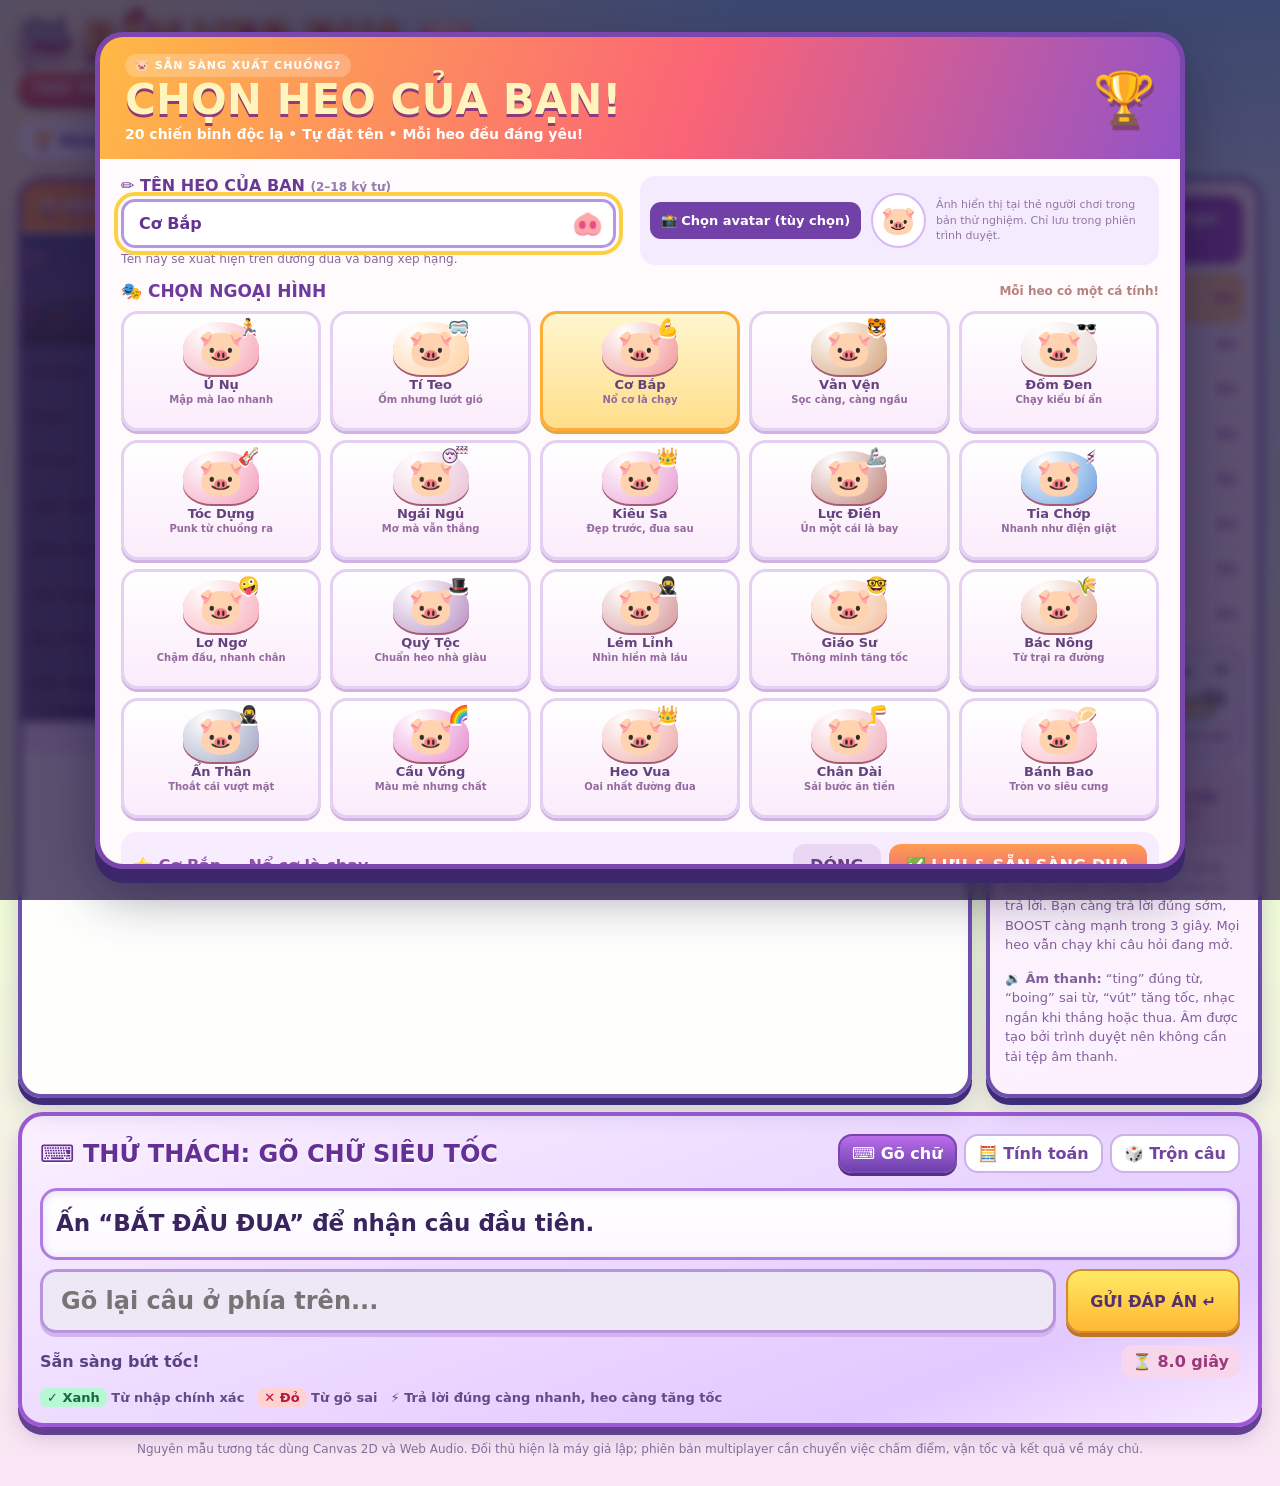
<file: prototype/pig-racing-v2.html>
<!doctype html>
<html lang="vi">
<head>
<meta charset="utf-8">
<meta name="viewport" content="width=device-width, initial-scale=1">
<title>Bầy Heo Đua • Đường đua 3 vòng & Tùy chỉnh heo</title>
<style>
:root{font-family:"Trebuchet MS",system-ui,sans-serif;color:#39245e;background:#f8eaca;font-synthesis:none}
*{box-sizing:border-box}body{margin:0;background:radial-gradient(circle at 20% 0%,#fff6d8,#f9def0 54%,#d1f0fd);min-height:100vh}
button,input{font:inherit}button{cursor:pointer;border:0;font-weight:900}
.shell{max-width:1530px;margin:auto;padding:18px}.top{display:flex;align-items:center;justify-content:space-between;gap:14px;flex-wrap:wrap;margin-bottom:14px}
h1{margin:0;font-size:clamp(23px,3.4vw,44px);color:#fff;text-shadow:0 3px 0 #873e9c,3px 5px 0 #502f74,-1px -1px 1px #502f74;letter-spacing:.5px}
.sub{font-weight:900;color:#b03663;letter-spacing:.4px;margin:3px 0 0}
.header-controls{display:flex;gap:8px;align-items:center;flex-wrap:wrap}.pill,.control{border-radius:16px;padding:11px 15px;box-shadow:0 4px 0 rgba(86,52,116,.18);background:#fff;color:#553277;font-weight:900}
.pill b{color:#ec5288}.control{background:#51317a;color:#fff}.control.primary{background:#ef528c;color:white}.control:hover,.choice:hover{filter:brightness(1.08)}.control:focus-visible,.choice:focus-visible,input:focus-visible{outline:4px solid #ffcf42;outline-offset:3px}
.layout{display:grid;grid-template-columns:minmax(0,1fr) 276px;gap:14px}.card{background:rgba(255,255,255,.94);border:4px solid #70479a;border-radius:24px;box-shadow:0 9px 0 rgba(74,38,102,.18);overflow:hidden}
.arena-bar{background:linear-gradient(100deg,#6f41ad,#a34cc2);color:#fff;display:flex;gap:10px;padding:10px 16px;align-items:center;justify-content:space-between;flex-wrap:wrap;font-weight:900}
.arena-bar span{background:#ffffff24;border-radius:18px;padding:5px 10px}.canvaswrap{position:relative;background:#c6f0fc}
canvas{width:100%;height:auto;aspect-ratio:1200/620;display:block}.canvas-cover{position:absolute;inset:0;background:#2a1846ae;display:flex;align-items:center;justify-content:center;text-align:center;padding:16px;color:#fff}
.canvas-cover.hidden{display:none}.canvas-cover .message{max-width:530px;background:#583484ed;border:3px solid #ffd46c;border-radius:26px;padding:20px;box-shadow:0 10px 25px #24143f75}
.canvas-cover h2{font-size:clamp(24px,3vw,37px);margin:0 0 12px;color:#ffed94}.canvas-cover p{line-height:1.5}.canvas-cover .big{background:#ffcd35;color:#522c72;border-radius:16px;padding:12px 24px;box-shadow:0 5px 0 #b57324}
.bottom-hint{padding:8px 14px;text-align:center;font-size:13px;font-weight:800;color:#79549a;background:#f4e6ff}
.sidebar{padding:15px}.sidebar h2{font-size:20px;margin:0 0 10px}.racer{display:flex;align-items:center;justify-content:space-between;padding:9px 6px;border-bottom:1px dashed #d7b8e8;font-weight:900;gap:6px}.racer.me{background:#fff0b5;border-radius:12px}.racer .position{display:inline-grid;place-items:center;border-radius:100%;width:26px;height:26px;background:#6f4ca5;color:#fff;font-size:13px}
.racer .nm{flex:1;min-width:0;font-size:13px}.racer .meter{color:#a060b1;font-size:12px;white-space:nowrap}.tip{font-size:13px;color:#845e9c;line-height:1.5;margin-top:14px}
.challenge{margin-top:14px;padding:18px;border:4px solid #7b4db2;border-radius:25px;background:linear-gradient(120deg,#fbecff,#fafaff);box-shadow:0 9px 0 #c8b0e4}
.challenge-head{display:flex;align-items:center;justify-content:space-between;gap:12px;flex-wrap:wrap}.challenge h2{font-size:clamp(17px,2.2vw,24px);margin:0;color:#63368e}
.choices{display:flex;gap:7px;flex-wrap:wrap}.choice{padding:8px 12px;border-radius:14px;color:#72459f;background:white;border:2px solid #cbb3e7}.choice.active{background:#7645b0;border-color:#7645b0;color:white}
.prompt{display:flex;flex-wrap:wrap;gap:6px;min-height:72px;background:#fff;border:3px solid #d8bdf6;border-radius:17px;padding:13px;margin:15px 0 9px;align-items:center;line-height:1.7;font-size:clamp(15px,2.1vw,23px);font-weight:900}
.word{padding:2px 5px;border-radius:7px;white-space:pre-wrap}.word.correct{background:#b8f7d4;color:#116b3c}.word.wrong{background:#ffd1d1;color:#b91639;text-decoration:underline wavy #e23254}.word.pending{background:#fff2af;color:#7a5e29}.word.active{outline:2px solid #d4c1fb;color:#69448e}.word.other{color:#6e6686}.prompt.math{justify-content:center;font-size:clamp(25px,5vw,42px)}
.typearea{display:flex;gap:10px;align-items:stretch;flex-wrap:wrap}.typearea input{min-width:0;flex:1 1 310px;padding:15px 18px;border:3px solid #b894de;border-radius:16px;font-size:clamp(17px,2vw,24px);color:#3b285e;font-weight:700;background:#fff}.typearea input:disabled{background:#eee7f5}.typearea button{border-radius:15px;padding:10px 22px;background:#ffcc37;color:#55316e}
.feedback{display:flex;justify-content:space-between;gap:12px;align-items:center;flex-wrap:wrap;margin-top:12px;font-weight:900}.feedback .status{color:#5b4181}.feedback .countdown{background:#f8d6eb;padding:7px 11px;border-radius:12px;color:#9c397a}
.legend{display:flex;gap:13px;flex-wrap:wrap;margin-top:12px;font-size:13px;color:#624b87;font-weight:800}.legend strong{padding:2px 7px;border-radius:7px}.legend .green{background:#b8f7d4;color:#116b3c}.legend .red{background:#ffd1d1;color:#b91639}
.footer{font-size:12px;color:#826d9a;text-align:center;margin:15px 0 6px}
@media(max-width:900px){.layout{grid-template-columns:1fr}.sidebar{display:block}.scorelist{display:grid;grid-template-columns:repeat(auto-fit,minmax(160px,1fr));gap:5px}.racer{border-bottom:0;background:#f7f0ff;border-radius:12px;padding:7px}.arena-bar{font-size:13px}}
@media(prefers-reduced-motion:reduce){*{scroll-behavior:auto!important;transition:none!important}}

/* GAME UI V2 — brighter arcade look while preserving responsive accessible controls */
:root{--violet:#58379e;--pink:#f15e8e;--sun:#ffd458;--grass:#61b967}
body{background:radial-gradient(circle at 8% 8%,#fff3b5 0,transparent 36%),linear-gradient(180deg,#88ddff 0%,#d1f5ff 14%,#efffd3 55%,#fae5f6 100%)}
.shell{max-width:1580px;padding:15px 18px 24px}
h1{font-family:system-ui,sans-serif;letter-spacing:-1.4px;color:#ffdf49;font-style:italic;-webkit-text-stroke:2px #a03547;text-shadow:0 3px 0 #e94f46,0 7px 0 #732764,0 11px 0 #f6eac2,0 14px 16px #723e77}
.sub{background:linear-gradient(90deg,#dc5249,#fa8d3e);border-radius:24px;color:#fff;text-shadow:0 1px #902b4d;box-shadow:0 4px #94335c;padding:6px 14px;display:inline-block;margin-top:7px}
.card{border-color:#7050af;box-shadow:0 7px 0 #3f2c79,0 13px 24px #4f49823c}
.arena-bar{background:linear-gradient(90deg,#f9a234,#e45d69 40%,#a04bc2);border-bottom:3px solid #ffe195;text-shadow:0 2px #713467}
.arena-bar span{background:#fff3;color:#fff;box-shadow:inset 0 0 0 1px #ffeb8f77}
.challenge{border-color:#9e58d6;background:linear-gradient(160deg,#fbf0ff,#e2c9ff 80%,#f8e8ff);box-shadow:0 8px 0 #644093,0 12px 20px #8162a844}
.challenge h2{color:#652f95;text-shadow:0 2px #fff}
.prompt{box-shadow:inset 0 2px 8px #a884d944;border-color:#ae7de2;background:linear-gradient(#fff,#fcf8ff)}
.typearea input{box-shadow:0 4px 0 #d3b5ee;background:linear-gradient(#fff,#fffaff)}
.typearea button{background:linear-gradient(#ffea65,#ffb833);border:2px solid #d58b2c;box-shadow:0 4px #bd7521}
.choice.active{background:linear-gradient(#bc6deb,#6b41ac);box-shadow:0 3px #543080}
.sidebar{background:linear-gradient(170deg,#fffdf8,#fcf0ff)}
.sidebar h2{padding:10px;border-radius:15px;background:linear-gradient(90deg,#6936ac,#a654c2);color:#fff;text-align:center;text-shadow:0 1px #4b2a80}
.racer.me{background:linear-gradient(90deg,#ffefa4,#ffd887);border:2px solid #fac24a}
.racer .position{background:linear-gradient(160deg,#8964d2,#5936a3);border:1px solid #ead5ff}
.racer.me .position{background:linear-gradient(#ffcf33,#fc8c31);color:#7c3b23}
.control{background:linear-gradient(#725bb1,#452979);border:2px solid #aa92e2;color:#fff;box-shadow:0 4px 0 #40266d}
.control.primary{background:linear-gradient(#ff94b3,#ed427d);border-color:#ffbacd}
.canvas-cover .message{background:linear-gradient(150deg,#7541ad,#512e84);border:4px solid #ffda5f;box-shadow:0 12px 0 #3d2866}
.canvas-cover .big{background:linear-gradient(#fff068,#ffba32);border:2px solid #ffe8b0}
.customize-trigger{white-space:nowrap}
/* Setup modal */
.setup-backdrop{position:fixed;inset:0;background:#20113cba;display:flex;justify-content:center;align-items:center;z-index:50;padding:18px;backdrop-filter:blur(5px)}
.setup-backdrop.hidden{display:none}
.setup-card{width:min(1090px,100%);max-height:93vh;overflow:auto;background:#fffafc;border:5px solid #7b47ae;border-radius:28px;box-shadow:0 14px 0 #3d276b,0 22px 56px #1b113c7a}
.setup-banner{display:flex;align-items:center;justify-content:space-between;padding:17px 25px;color:#fff;background:linear-gradient(110deg,#ffb945,#fa6476 55%,#9253c7)}
.setup-banner h2{margin:2px 0;font-size:clamp(24px,4vw,42px);color:#fff5bc;text-shadow:0 3px #903879}
.setup-banner p{margin:2px 0 0;font-size:14px;font-weight:800}
.micro{background:#ffffff39;border-radius:13px;padding:5px 10px;letter-spacing:1px;font-size:11px;font-weight:900}
.balloon{font-size:50px;filter:drop-shadow(2px 5px 0 #7e427a)}
.setup-content{padding:17px 21px 22px}
.setup-fields{display:grid;grid-template-columns:minmax(0,1fr) minmax(0,1.05fr);gap:4px 24px;align-items:center}
.input-label{font-weight:1000;align-self:end;font-size:16px;color:#683b92}.input-label span{font-size:12px;color:#947caf;font-weight:600}
.name-wrap{grid-column:1;position:relative;display:flex;align-items:center}
.name-wrap input{border:3px solid #b795e4;border-radius:14px;padding:12px 44px 12px 15px;font-weight:900;color:#63348f;width:100%;background:#fff}
.name-wrap span{position:absolute;right:13px;font-size:25px}
.hint-name{grid-column:1;font-size:12px;color:#8b679f}
.upload-row{grid-column:2;grid-row:1/4;display:flex;align-items:center;gap:10px;background:#f5ebff;border-radius:15px;padding:10px}
.avatar-button{cursor:pointer;background:#7241a8;color:#fff;border-radius:11px;padding:11px;font-size:13px;font-weight:900;white-space:nowrap}
.avatar-preview{width:55px;height:55px;flex:none;display:grid;place-items:center;background:#fff;border:2px solid #d7b9f3;border-radius:50%;font-size:28px;overflow:hidden}
.avatar-preview img{width:100%;height:100%;object-fit:cover}
.upload-row p{font-size:11px;color:#9475a5;max-width:210px;line-height:1.4}
.selector-title{display:flex;align-items:center;justify-content:space-between;margin:15px 0 10px;font-size:17px;font-weight:1000;color:#6f3a9f}
.selector-caption{font-size:12px;color:#b5837e}
.roster-grid{display:grid;grid-template-columns:repeat(5,minmax(0,1fr));gap:9px}
.skin{display:flex;min-width:0;flex-direction:column;align-items:center;gap:2px;padding:8px 5px 10px;border-radius:17px;border:3px solid #e4d0f2;background:linear-gradient(#fff,#fbecfb);color:#64427d;box-shadow:0 3px 0 #d0b2e2}
.skin:hover{transform:translateY(-2px);border-color:#e7aefb}.skin.selected{border-color:#ffad39;background:linear-gradient(#fff6cf,#ffde8a);box-shadow:0 3px #e0a944}
.skin-icon{height:53px;width:76px;border-radius:60% 60% 46% 46%;display:grid;place-items:center;font-size:37px;filter:drop-shadow(0 2px 0 #a75c75);position:relative}
.skin-accessory{position:absolute;font-size:17px;top:-5px;right:0;filter:drop-shadow(0 2px white)}
.skin-name{font-size:13px;font-weight:1000;text-align:center}
.skin-tag{font-size:10px;line-height:1.25;min-height:24px;font-weight:700;color:#946a9f;text-align:center}
.setup-bottom{display:flex;align-items:center;justify-content:space-between;gap:12px;flex-wrap:wrap;background:#f7edff;border-radius:16px;padding:12px;margin-top:14px;font-weight:900}
.setup-buttons{display:flex;gap:8px}.setup-buttons button{padding:12px 17px;border-radius:12px;background:#e9d7f3;color:#693e89}
#saveCustomize{color:#fff;background:linear-gradient(#ff9c50,#e85d89);box-shadow:0 4px #a84976}
#chosenInfo{color:#9051aa}
@media(max-width:850px){.roster-grid{grid-template-columns:repeat(4,minmax(0,1fr))}.setup-fields{grid-template-columns:1fr}.upload-row{grid-column:1;grid-row:auto}.name-wrap,.hint-name{grid-column:1}.setup-content{padding:13px}.header-controls{justify-content:center}}
@media(max-width:490px){.roster-grid{grid-template-columns:repeat(3,minmax(0,1fr))}.skin-name{font-size:12px}.skin-tag{font-size:9px}.setup-card{max-height:95vh}.setup-banner{padding:12px}.setup-banner h2{font-size:23px}.setup-bottom{justify-content:center}.setup-buttons{width:100%}.setup-buttons button{flex:1;padding:10px 8px;font-size:12px}.upload-row{flex-wrap:wrap}}


.mini-map{margin-top:13px;border:2px solid #c7ace6;background:linear-gradient(140deg,#eefcf0,#f4edff);border-radius:15px;padding:12px}
.mini-map-header{font-size:13px;font-weight:1000;color:#684298;display:flex;justify-content:space-between}
.mini-map-rail{margin:19px 13px 12px;border:4px solid #76ae78;height:20px;border-radius:100px;position:relative;background:linear-gradient(90deg,#f4e1a4,#ffd989);box-shadow:inset 0 2px 2px #bd8d63}
.mini-map-rail:before{content:"";position:absolute;top:7px;width:100%;border-top:2px dashed #fff}
.mini-map-dot{position:absolute;top:-16px;left:0%;font-size:26px;filter:drop-shadow(0 2px 1px #be9478);transform:translateX(-50%);transition:left .12s linear}
.mini-map-finish{position:absolute;right:-16px;top:-14px;font-size:24px}
.mini-map-metric{display:flex;align-items:center;justify-content:space-between;gap:8px;font-size:11px;color:#755f8f}
.mini-map-metric strong{color:#af4692}
.boost-panel{border:3px solid #e6c9f9;background:linear-gradient(120deg,#fff8d5,#ffe1f7);border-radius:15px;padding:10px;display:flex;gap:10px;margin-top:12px;align-items:center;min-height:69px;box-shadow:inset 0 2px 0 #ffffff}
.boost-glyph{display:grid;place-items:center;border:2px solid #ffd152;background:#fff1a5;border-radius:50%;width:48px;height:48px;font-size:27px;flex:none}
.boost-panel strong,.boost-panel span{display:block}.boost-panel strong{font-size:12px;color:#7d3299}.boost-panel div span{font-size:12px;color:#8d6596;margin-top:3px}.boost-panel.active{background:linear-gradient(110deg,#ffe163,#ffc68b,#e1a5fd);border-color:#f8a32e;animation:boing .32s alternate infinite}
@keyframes boing{from{transform:translateY(0)}to{transform:translateY(-2px)}}

</style>
</head>
<body>
<div class="shell">
  <header class="top">
    <div><h1>🏁 BẦY HEO ĐUA 🐷</h1><p class="sub">THỬ THÁCH GÕ PHÍM • ĐƯỜNG ĐUA 3 VÒNG</p></div>
    <div class="header-controls">
      <div class="pill">🏆 Vòng <b id="lap">1/3</b></div>
      <div class="pill">⏱️ <b id="clock">00:00.0</b></div>
      <button class="control customize-trigger" id="changePig" type="button">🎨 Chọn heo & đặt tên</button>
      <button class="control" id="sound" type="button" aria-pressed="true">🔊 Âm thanh: Bật</button>
      <button class="control primary" id="restart" type="button">↻ Chơi lại</button>
    </div>
  </header>
  <div class="setup-backdrop hidden" id="customizer" role="dialog" aria-modal="true" aria-labelledby="setupTitle">
    <section class="setup-card">
      <div class="setup-banner"><div><span class="micro">🐷 SẴN SÀNG XUẤT CHUỒNG?</span><h2 id="setupTitle">CHỌN HEO CỦA BẠN!</h2><p>20 chiến binh độc lạ • Tự đặt tên • Mỗi heo đều đáng yêu!</p></div><div class="balloon">🏆</div></div>
      <div class="setup-content">
        <div class="setup-fields">
          <label for="pigName" class="input-label">✏️ TÊN HEO CỦA BẠN <span>(2–18 ký tự)</span></label>
          <div class="name-wrap"><input id="pigName" type="text" maxlength="18" placeholder="Ví dụ: Heo Siêu Quậy" autocomplete="off" spellcheck="false"><span>🐽</span></div>
          <div class="hint-name" id="nameHint">Tên này sẽ xuất hiện trên đường đua và bảng xếp hạng.</div>
          <div class="upload-row"><label for="avatarUpload" class="avatar-button">📸 Chọn avatar (tùy chọn)</label><input id="avatarUpload" type="file" accept="image/png,image/jpeg,image/webp" hidden><div class="avatar-preview" id="avatarPreview" aria-label="Avatar hiện tại">🐷</div><p>Ảnh hiển thị tại thẻ người chơi trong bản thử nghiệm. Chỉ lưu trong phiên trình duyệt.</p></div>
        </div>
        <div class="selector-title"><span>🎭 CHỌN NGOẠI HÌNH</span><span class="selector-caption">Mỗi heo có một cá tính!</span></div>
        <div id="roster" class="roster-grid" role="group" aria-label="Chọn nhân vật heo"></div>
        <div class="setup-bottom"><span id="chosenInfo">⭐ Cơ Bắp — Nổ cơ là chạy</span><div class="setup-buttons"><button id="closeCustomize" type="button">ĐÓNG</button><button id="saveCustomize" type="button">✅ LƯU & SẴN SÀNG ĐUA</button></div></div>
      </div>
    </section>
  </div>
  <div class="layout">
    <section class="card" aria-label="Đường đua heo">
      <div class="arena-bar"><strong>🐷 ĐƯỜNG ĐUA NÔNG TRẠI</strong><span id="raceInfo">Sẵn sàng xuất phát</span><span>🐽 Heo của bạn: <b id="myPigName">Cơ Bắp</b></span></div>
      <div class="canvaswrap">
        <canvas id="track" width="1200" height="620" aria-label="Đường đua 8 heo gồm 3 vòng"></canvas>
        <div class="canvas-cover" id="overlay">
          <div class="message"><h2 id="overlayTitle">🐷 Cùng đua nào!</h2>
            <p id="overlayBody">Mỗi từ gõ đúng chuyển <strong style="color:#86ffb7">màu xanh</strong>; từ sai chuyển <strong style="color:#ff9999">màu đỏ</strong>. Trả lời nhanh để BOOST heo của bạn.</p>
            <button id="start" class="big" type="button">🚀 BẮT ĐẦU ĐUA</button>
          </div>
        </div>
      </div>
      <div class="bottom-hint">🐖 Heo luôn chạy kể cả khi bạn đang gõ • ⚡ BOOST tăng tốc tạm thời • 🏁 Đua đủ 3 vòng</div>
    </section>
    <aside class="card sidebar">
      <h2>🏆 Xếp hạng trực tiếp</h2><div id="scorelist" class="scorelist"></div>
      <div class="mini-map" aria-label="Tiến trình đường đua">
        <div class="mini-map-header">🗺️ BẢN ĐỒ ĐƯỜNG ĐUA <span>🏁</span></div>
        <div class="mini-map-rail"><span id="mapDot" class="mini-map-dot">🐷</span><span class="mini-map-finish">🏁</span></div>
        <div class="mini-map-metric"><span id="percentDone">0% đã hoàn thành</span><strong id="speedMeter">13.7 m/s</strong></div>
      </div>
      <div class="boost-panel" id="boostPanel"><span class="boost-glyph">⚡</span><div><strong id="boostTitle">SẴN SÀNG TĂNG TỐC</strong><span id="boostText">Gõ nhanh để BOOST!</span></div></div>
      <p class="tip"><strong>⭐ Luật demo:</strong> 6 heo chạy cùng tốc độ cơ bản. Các đối thủ máy tự trả lời. Bạn càng trả lời đúng sớm, BOOST càng mạnh trong 3 giây. Mọi heo vẫn chạy khi câu hỏi đang mở.</p>
      <p class="tip"><strong>🔉 Âm thanh:</strong> “ting” đúng từ, “boing” sai từ, “vút” tăng tốc, nhạc ngắn khi thắng hoặc thua. Âm được tạo bởi trình duyệt nên không cần tải tệp âm thanh.</p>
    </aside>
  </div>
  <section class="challenge" aria-label="Thử thách tương tác">
    <div class="challenge-head">
      <h2 id="questionLabel">⌨️ THỬ THÁCH: GÕ CHỮ SIÊU TỐC</h2>
      <div class="choices">
        <button class="choice active" type="button" data-mode="typing">⌨️ Gõ chữ</button>
        <button class="choice" type="button" data-mode="math">🧮 Tính toán</button>
        <button class="choice" type="button" data-mode="mixed">🎲 Trộn câu</button>
      </div>
    </div>
    <div id="prompt" class="prompt" aria-live="polite">Ấn “BẮT ĐẦU ĐUA” để nhận câu đầu tiên.</div>
    <div class="typearea">
      <input type="text" id="answer" aria-label="Gõ câu trả lời" autocomplete="off" autocapitalize="off" spellcheck="false" inputmode="text" placeholder="Gõ lại câu ở phía trên..." disabled>
      <button type="button" id="submit" disabled>GỬI ĐÁP ÁN ↵</button>
    </div>
    <div class="feedback"><span class="status" id="feedback" aria-live="polite">Sẵn sàng bứt tốc!</span><span class="countdown" id="qtime">⏳ 12.0 giây</span></div>
    <div class="legend"><span><strong class="green">✓ Xanh</strong> Từ nhập chính xác</span><span><strong class="red">✕ Đỏ</strong> Từ gõ sai</span><span>⚡ Trả lời đúng càng nhanh, heo càng tăng tốc</span></div>
  </section>
  <p class="footer">Nguyên mẫu tương tác dùng Canvas 2D và Web Audio. Đối thủ hiện là máy giả lập; phiên bản multiplayer cần chuyển việc chấm điểm, vận tốc và kết quả về máy chủ.</p>
</div>
<script>
(function () {
  "use strict";
  var canvas = document.getElementById("track");
  var ctx = canvas.getContext("2d");
  var answer = document.getElementById("answer");
  var promptNode = document.getElementById("prompt");
  var feedback = document.getElementById("feedback");
  var scorelist = document.getElementById("scorelist");
  var overlay = document.getElementById("overlay");
  var soundBtn = document.getElementById("sound");
  var pigRoster = [{"id":0,"name":"Ú Nụ","tagline":"Mập mà lao nhanh","kind":"fat","color":"#f6a6b3","icon":"🏃"},{"id":1,"name":"Tí Teo","tagline":"Ốm nhưng lướt gió","kind":"thin","color":"#ffce9d","icon":"🥽"},{"id":2,"name":"Cơ Bắp","tagline":"Nổ cơ là chạy","kind":"muscle","color":"#f29696","icon":"💪"},{"id":3,"name":"Vằn Vện","tagline":"Sọc càng, càng ngầu","kind":"stripe","color":"#d3a179","icon":"🐯"},{"id":4,"name":"Đốm Đen","tagline":"Chạy kiểu bí ẩn","kind":"spot","color":"#e9d9d2","icon":"🕶️"},{"id":5,"name":"Tóc Dựng","tagline":"Punk từ chuồng ra","kind":"punk","color":"#f49db9","icon":"🎸"},{"id":6,"name":"Ngái Ngủ","tagline":"Mơ mà vẫn thắng","kind":"sleep","color":"#e9bfd5","icon":"😴"},{"id":7,"name":"Kiêu Sa","tagline":"Đẹp trước, đua sau","kind":"queen","color":"#e99bd1","icon":"👑"},{"id":8,"name":"Lực Điền","tagline":"Ủn một cái là bay","kind":"muscle","color":"#bf8379","icon":"🦾"},{"id":9,"name":"Tia Chớp","tagline":"Nhanh như điện giật","kind":"lightning","color":"#699fe1","icon":"⚡"},{"id":10,"name":"Lơ Ngơ","tagline":"Chậm đầu, nhanh chân","kind":"fat","color":"#f9aeba","icon":"🤪"},{"id":11,"name":"Quý Tộc","tagline":"Chuẩn heo nhà giàu","kind":"royal","color":"#b78ec2","icon":"🎩"},{"id":12,"name":"Lém Lỉnh","tagline":"Nhìn hiền mà láu","kind":"ninja","color":"#d5979b","icon":"🥷"},{"id":13,"name":"Giáo Sư","tagline":"Thông minh tăng tốc","kind":"smart","color":"#f3bd9a","icon":"🤓"},{"id":14,"name":"Bác Nông","tagline":"Từ trại ra đường","kind":"farmer","color":"#e3aa92","icon":"🌾"},{"id":15,"name":"Ẩn Thân","tagline":"Thoắt cái vượt mặt","kind":"ninja","color":"#9fa5c2","icon":"🥷"},{"id":16,"name":"Cầu Vồng","tagline":"Màu mè nhưng chất","kind":"rainbow","color":"#e78cd0","icon":"🌈"},{"id":17,"name":"Heo Vua","tagline":"Oai nhất đường đua","kind":"royal","color":"#eda9a7","icon":"👑"},{"id":18,"name":"Chân Dài","tagline":"Sải bước ăn tiền","kind":"thin","color":"#f0aeba","icon":"🦵"},{"id":19,"name":"Bánh Bao","tagline":"Tròn vo siêu cưng","kind":"fat","color":"#f9b8c3","icon":"🥟"}];
  var racers = [
    {name:"Cơ Bắp",color:"#ee8797",kind:"muscle",base:13.7,me:true},
    {name:"Ú Nụ",color:"#f6a6b3",kind:"fat",base:13.7},
    {name:"Tí Teo",color:"#ffdc7b",kind:"thin",base:13.7},
    {name:"Vằn Vện",color:"#eac18e",kind:"stripe",base:13.7},
    {name:"Cầu Vồng",color:"#bca8fd",kind:"rainbow",base:13.7},
    {name:"Ẩn Thân",color:"#9fa5c2",kind:"ninja",base:13.7}
  ];
  var texts = [
    "Con heo cơ bắp đang bứt tốc về đích!",
    "Ú Nụ không hề chậm, chỉ đang lấy đà.",
    "Heo Tia Chớp chạy qua cánh đồng hoa.",
    "The funny pig jumps over a blue cloud.",
    "Bánh bao biết bay nhưng vẫn thích chạy bộ.",
    "Năm chú heo cùng luyện gõ phím siêu tốc.",
    "A happy pig can run faster than the wind.",
    "Heo vằn vện phi như tên lửa màu hồng."
  ];
  var lapDistance = 220;
  var totalDistance = lapDistance * 3;
  var qDuration = 12;
  var boostedFor = 3;
  var state = "ready";
  var mode = "typing";
  var currentKind = "typing";
  var question = "";
  var mathResult = 0;
  var questionStarted = 0;
  var elapsed = 0;
  var round = 0;
  var indexText = 0;
  var challengeDone = false;
  var answeredBots = [];
  var botTimes = [];
  var particles = [];
  var lastFrame = 0;
  var frameId = 0;
  var composition = false;
  var correctWordsPlayed = 0;
  var soundOn = true;
  var audio = null;
  var lastInput = "";
  var nextQuestionDelay = 0;
  var lastScoreUpdate = 0;
  var lastQuestionTime = -1;
  var isStarted = false;

  function el(id){return document.getElementById(id);}
  function rand(min,max){return min + Math.random()*(max-min);}
  function clamp(v,a,b){return Math.max(a,Math.min(b,v));}
  function normalize(s){return s.normalize("NFC");}
  function initAudio() {
    if(!soundOn)return;
    var AudioClass = window.AudioContext || window.webkitAudioContext;
    if(!AudioClass)return;
    if(!audio) audio = new AudioClass();
    if(audio.state === "suspended") audio.resume();
  }
  function note(freq,duration,wave,gain,start,slide) {
    if(!soundOn || !audio)return;
    var at=audio.currentTime+(start||0);
    var oscillator=audio.createOscillator(), amp=audio.createGain();
    oscillator.type=wave||"sine";
    oscillator.frequency.setValueAtTime(freq,at);
    if(slide)oscillator.frequency.exponentialRampToValueAtTime(Math.max(60,slide),at+duration);
    amp.gain.setValueAtTime(.0001,at);
    amp.gain.exponentialRampToValueAtTime(Math.max(.0002,gain||.035),at+.014);
    amp.gain.exponentialRampToValueAtTime(.0001,at+duration);
    oscillator.connect(amp).connect(audio.destination);
    oscillator.start(at);oscillator.stop(at+duration+.03);
  }
  function sfx(type){
    if(!soundOn)return;
    initAudio();
    if(type==="correct") note(740,.072,"sine",.034,0,920);
    if(type==="wrong"){note(240,.15,"triangle",.072,0,115);note(140,.13,"sine",.024,.05,90);}
    if(type==="boost"){note(450,.13,"triangle",.075,0,790);note(790,.18,"sine",.065,.11,1120);}
    if(type==="start"){[392,494,588,784].forEach(function(n,i){note(n,.12,"triangle",.045,i*.10);});}
    if(type==="win"){[523,659,784,1046,784,1046].forEach(function(n,i){note(n,i>3?.34:.18,"triangle",.062,i*.15);});}
    if(type==="lose"){[500,395,300,210].forEach(function(n,i){note(n,.24,"triangle",.055,i*.18);});}
  }
  function reset() {
    if(frameId){cancelAnimationFrame(frameId);frameId=0;}
    racers.forEach(function(p,i){p.distance=0;p.speed=p.base;p.boost=0;p.boostUntil=0;p.finishTime=null;p.colorIndex=i;});
    particles=[];elapsed=0;round=0;lastFrame=0;nextQuestionDelay=0;isStarted=false;
    el("mapDot").style.left="0%";el("percentDone").textContent="0% đã hoàn thành";el("speedMeter").textContent="13.7 m/s";
    el("boostPanel").classList.remove("active");el("boostTitle").textContent="SẴN SÀNG TĂNG TỐC";el("boostText").textContent="Gõ nhanh để BOOST!";
    state="ready";el("changePig").disabled=false;challengeDone=false;answer.value="";answer.disabled=true;el("submit").disabled=true;
    el("clock").textContent="00:00.0";el("lap").textContent="1/3";el("qtime").textContent="⏳ 8.0 giây";el("raceInfo").textContent="Sẵn sàng xuất phát";el("myPigName").textContent=racers[0].name;
    promptNode.textContent="Ấn “BẮT ĐẦU ĐUA” để nhận câu đầu tiên.";
    feedback.textContent="Sẵn sàng bứt tốc!";
    el("overlayTitle").textContent="🐷 Cùng đua nào!";
    el("overlayBody").textContent="Gõ chính xác từng từ hoặc giải phép tính để heo của bạn tăng tốc. Trong lúc bạn gõ, tất cả heo vẫn chạy!";
    el("start").textContent="🚀 BẮT ĐẦU ĐUA";
    overlay.classList.remove("hidden");
    updateScore();
    paint(0);
  }
  function begin(){
    initAudio();reset();el("changePig").disabled=true;state="running";isStarted=true;overlay.classList.add("hidden");sfx("start");
    startQuestion();answer.focus();lastFrame=performance.now();frameId=requestAnimationFrame(frame);
  }
  function makeMath(){
    var operators=["+","−","×","÷"];
    var op=operators[Math.floor(Math.random()*operators.length)];
    var a,b;
    if(op==="÷"){b=Math.floor(rand(2,13));mathResult=Math.floor(rand(2,14));a=b*mathResult;}
    else{a=Math.floor(rand(12,99));b=Math.floor(rand(2,26));mathResult=op==="+"?a+b:op==="−"?a-b:a*b;}
    return a+" "+op+" "+b+" = ?";
  }
  function startQuestion(){
    if(state!=="running")return;
    round++;
    currentKind=mode==="mixed"?(Math.random()<.5?"typing":"math"):mode;
    question=currentKind==="math"?makeMath():texts[indexText++%texts.length];
    questionStarted=elapsed;
    challengeDone=false;answeredBots=Array(racers.length).fill(false);
    botTimes=racers.map(function(p,i){return i===0?Infinity:rand(2.1,9.3);});
    correctWordsPlayed=0;lastInput="";lastQuestionTime=-1;
    answer.value="";answer.disabled=false;el("submit").disabled=false;
    answer.placeholder=currentKind==="math"?"Nhập kết quả rồi nhấn Enter...":"Gõ chính xác từng từ...";
    answer.setAttribute("inputmode",currentKind==="math"?"numeric":"text");
    el("questionLabel").textContent=currentKind==="math"?"🧮 THỬ THÁCH: TÍNH TOÁN THẦN TỐC":"⌨️ THỬ THÁCH: GÕ CHỮ SIÊU TỐC";
    promptNode.classList.toggle("math",currentKind==="math");
    feedback.textContent="Nhanh tay lên! Heo của bạn vẫn đang chạy...";
    drawWords();answer.focus();
  }
  function wordStatus(text,typed,start,end) {
    if(typed.length<=start)return "other";
    var upto=Math.min(end,typed.length);
    var part=typed.slice(start,upto);
    var expected=text.slice(start,upto);
    if(part!==expected)return "wrong";
    if(typed.length>=end)return "correct";
    return "pending";
  }
  function drawWords(){
    promptNode.replaceChildren();
    if(currentKind==="math"){promptNode.textContent=question;return;}
    var fragment=document.createDocumentFragment();
    var re=/\S+/g, match,idx=0;
    var typed=normalize(answer.value),target=normalize(question);
    while((match=re.exec(target))!==null){
      if(match.index>idx)fragment.appendChild(document.createTextNode(target.slice(idx,match.index)));
      var span=document.createElement("span");
      span.textContent=match[0];
      span.className="word "+wordStatus(target,typed,match.index,match.index+match[0].length);
      if(typed.length===match.index)span.className="word active";
      fragment.appendChild(span);
      idx=match.index+match[0].length;
    }
    if(idx<target.length)fragment.appendChild(document.createTextNode(target.slice(idx)));
    promptNode.appendChild(fragment);
  }
  function validWordCount(typed){
    var c=0;var re=/\S+/g,match,target=normalize(question);
    while((match=re.exec(target))!==null){
      var end=match.index+match[0].length;
      if(typed.length>=end && typed.slice(match.index,end)===match[0])c++;
    }
    return c;
  }
  function onTyping(){
    if(state!=="running"||challengeDone)return;
    if(currentKind!=="typing")return;
    var typed=normalize(answer.value),target=normalize(question);
    drawWords();
    if(composition)return;
    var count=validWordCount(typed);
    if(count>correctWordsPlayed){correctWordsPlayed=count;sfx("correct");}
    var n=typed.length;
    if(n>lastInput.length && typed.slice(0,n)!==target.slice(0,n)){
      if(typed.slice(lastInput.length,n)!==target.slice(lastInput.length,n))sfx("wrong");
      feedback.textContent="🐽 Úi! Từ sai đã tô đỏ — sửa bằng Backspace nhé!";
    } else if(typed.slice(0,n)===target.slice(0,n)) {
      feedback.textContent="✅ Đúng rồi, tiếp tục gõ!";
    }
    lastInput=typed;
    if(typed===target)submitAnswer();
  }
  function submitAnswer(){
    if(state!=="running" || challengeDone)return;
    var typed=normalize(answer.value).trim();
    var right=currentKind==="typing"
      ?normalize(answer.value)===normalize(question)
      :typed!=="" && Number(typed)===mathResult;
    if(!right){
      sfx("wrong");
      feedback.textContent=currentKind==="math"?"❌ Kết quả chưa đúng, thử lại!":"❌ Chưa khớp toàn bộ câu, hãy sửa chữ màu đỏ!";
      return;
    }
    challengeDone=true;answer.disabled=true;el("submit").disabled=true;
    var rt=elapsed-questionStarted;
    var rank=1+botTimes.slice(1).filter(function(t){return t<=rt;}).length;
    var boost=[8.5,7,6,5,4.4,3.8,3,2.5][Math.min(rank-1,7)];
    racers[0].boost=boost;racers[0].boostUntil=elapsed+boostedFor;
    feedback.textContent="⚡ Đúng sau "+rt.toFixed(2)+"s • Hạng "+rank+"/"+racers.length+" • BOOST +"+boost.toFixed(1)+" m/s trong 3 giây!";
    sfx("boost");
  }
  function timeoutQuestion(){
    challengeDone=true;answer.disabled=true;el("submit").disabled=true;
    feedback.textContent="⌛ Hết giờ! Chờ thử thách tiếp theo. Heo vẫn chạy!";
  }
  function endRace(){
    if(state!=="running")return;
    state="finished";el("changePig").disabled=false;answer.disabled=true;el("submit").disabled=true;
    var sorted=racers.slice().sort(function(a,b){return (a.finishTime??Infinity)-(b.finishTime??Infinity);});
    var rank=sorted.indexOf(racers[0])+1;
    var winning=rank===1;
    el("overlayTitle").textContent=winning?"🏆 "+racers[0].name.toUpperCase()+" VÔ ĐỊCH!":"🐷 "+racers[0].name+" VỀ HẠNG "+rank+"!";
    el("overlayBody").textContent=winning
      ?"Heo của bạn đã bứt tốc vượt cả bầy! Xuất sắc!"
      :"Lần tới gõ nhanh hơn để giành ngôi đầu. Vui là chính!";
    el("start").textContent="🔁 ĐUA LẠI";
    overlay.classList.remove("hidden");el("raceInfo").textContent="Đã kết thúc · Hạng "+rank+"/"+racers.length;
    sfx(winning?"win":"lose");
    updateScore();
  }
  function updateRace(dt){
    elapsed+=dt;
    var qElapsed=elapsed-questionStarted;
    for(var i=1;i<racers.length;i++){
      if(!answeredBots[i] && qElapsed>=botTimes[i] && qElapsed<=qDuration+1){
        answeredBots[i]=true;
        var botRank=1+botTimes.slice(1).filter(function(t){return t<botTimes[i];}).length;
        racers[i].boost=[8.5,7,6,5,4.4,3.8,3,2.5][Math.min(botRank-1,7)];
        racers[i].boostUntil=elapsed+boostedFor;
      }
    }
    if(qElapsed>=qDuration&&!challengeDone)timeoutQuestion();
    if(qElapsed>=qDuration+1 && !nextQuestionDelay){nextQuestionDelay=elapsed;}
    if(nextQuestionDelay && elapsed>=nextQuestionDelay+.2){nextQuestionDelay=0;startQuestion();}
    racers.forEach(function(p){
      if(p.finishTime!==null)return;
      p.speed=p.base+(elapsed<p.boostUntil?p.boost:0);
      var before=p.distance;
      p.distance=Math.min(totalDistance,p.distance+p.speed*dt);
      if(before<totalDistance && p.distance>=totalDistance){
        var leftover=(totalDistance-before)/p.speed;
        p.finishTime=elapsed-dt+leftover;
      }
      if(Math.random()<dt*(p.speed>p.base?24:8)){
        particles.push({x:190+(p.distance/totalDistance)*950-27,y:147+(p.colorIndex+.5)*(450/racers.length)+Math.random()*8,
          r:rand(2,7),life:rand(.25,.65),boost:p.speed>p.base});
      }
    });
    particles.forEach(function(p){p.x-=34*dt;p.y+=9*dt;p.life-=dt;});
    particles=particles.filter(function(p){return p.life>0;}).slice(-200);
    if(racers.every(function(p){return p.finishTime!==null;})){endRace();}
    if(elapsed-lastScoreUpdate>.12){lastScoreUpdate=elapsed;updateScore();}
    el("mapDot").style.left=(racers[0].distance/totalDistance*100).toFixed(2)+"%";
    el("percentDone").textContent=Math.floor(racers[0].distance/totalDistance*100)+"% đã hoàn thành";
    el("speedMeter").textContent=racers[0].speed.toFixed(1)+" m/s";
    var activeBoost=racers[0].boostUntil>elapsed;
    el("boostPanel").classList.toggle("active",activeBoost);
    el("boostTitle").textContent=activeBoost?"⚡ BOOST ĐANG KÍCH HOẠT":"SẴN SÀNG TĂNG TỐC";
    el("boostText").textContent=activeBoost?"+"+racers[0].boost.toFixed(1)+" m/s · "+(racers[0].boostUntil-elapsed).toFixed(1)+" giây":"Gõ nhanh để BOOST!";
    var remain=Math.max(0,qDuration-(elapsed-questionStarted));
    var tenth=Math.floor(remain*10);
    if(tenth!==lastQuestionTime){
      lastQuestionTime=tenth;el("qtime").textContent="⏳ "+remain.toFixed(1)+" giây";
    }
    var myLap=Math.min(3,Math.floor(racers[0].distance/lapDistance)+1);
    el("lap").textContent=myLap+"/3";
    el("raceInfo").textContent="Quãng đường "+Math.round(racers[0].distance)+" / "+totalDistance+" m";
    var m=Math.floor(elapsed/60),s=(elapsed%60).toFixed(1).padStart(4,"0");
    el("clock").textContent=String(m).padStart(2,"0")+":"+s;
  }
  function updateScore(){
    var sorted=racers.slice().sort(function(a,b){return b.distance-a.distance || a.colorIndex-b.colorIndex;});
    scorelist.replaceChildren();
    sorted.forEach(function(p,i){
      var row=document.createElement("div");row.className="racer"+(p.me?" me":"");
      var pos=document.createElement("span");pos.className="position";pos.textContent=i+1;
      var name=document.createElement("span");name.className="nm";name.textContent=(p.me?"⭐ ":"🐽 ")+p.name;
      var meters=document.createElement("span");meters.className="meter";meters.textContent=Math.round(p.distance)+"m"+(p.speed>p.base?" ⚡":"");
      row.append(pos,name,meters);scorelist.appendChild(row);
    });
  }
  function roundedRect(x,y,w,h,r){
    ctx.beginPath();ctx.roundRect(x,y,w,h,r);
  }
  function pig(x,y,p,time){
    var boosted=p.speed>p.base;
    var bob=Math.sin(time*13+p.colorIndex*1.2)*(boosted?4:2.5);
    var fat=p.kind==="fat",thin=p.kind==="thin";
    var sx=fat?1.30:thin?.78:p.kind==="muscle"?1.13:1;
    var sy=fat?1.14:thin?.85:1;
    ctx.save();ctx.translate(x,y+bob);ctx.scale(sx*.78,sy*.78);
    if(boosted){
      ctx.strokeStyle="#ffe658";ctx.lineWidth=5;
      for(var z=0;z<3;z++){ctx.beginPath();ctx.moveTo(-54-z*12,(-17+z*17));ctx.lineTo(-23-z*9,(-17+z*17));ctx.stroke();}
    }
    // Running legs are animated separately from the body.
    var phase=Math.sin(time*(boosted?24:16)+p.colorIndex);
    ctx.fillStyle="#9e5364";
    for(var leg=0;leg<4;leg++){
      var dx=(leg%2===0?-17:15),dy=leg<2?12:22;
      ctx.save();ctx.translate(dx,dy);ctx.rotate((leg%2?1:-1)*phase*.55);
      roundedRect(-7,0,14,18,5);ctx.fill();ctx.fillStyle="#5e4054";roundedRect(-8,13,16,7,4);ctx.fill();ctx.fillStyle="#9e5364";ctx.restore();
    }
    // Curly tail.
    ctx.strokeStyle="#b76a78";ctx.lineWidth=4;ctx.beginPath();ctx.moveTo(-33,0);ctx.bezierCurveTo(-60,-22,-68,12,-48,6);ctx.bezierCurveTo(-35,-3,-55,-10,-55,1);ctx.stroke();
    // Body: unique silhouette variants.
    ctx.fillStyle=p.color;ctx.strokeStyle="#a35b66";ctx.lineWidth=3;
    ctx.beginPath();ctx.ellipse(0,0,p.kind==="muscle"?38:33,p.kind==="muscle"?25:24,0,0,Math.PI*2);ctx.fill();ctx.stroke();
    ctx.fillStyle="#fff9";ctx.beginPath();ctx.ellipse(-4,9,19,10,0,0,Math.PI*2);ctx.fill();
    // Stripe pattern, rainbow, muscle.
    if(p.kind==="stripe"){ctx.strokeStyle="#77503e";ctx.lineWidth=6;for(var t=-18;t<=13;t+=14){ctx.beginPath();ctx.moveTo(t-8,-16);ctx.lineTo(t+10,17);ctx.stroke();}}
    if(p.kind==="spot"){ctx.fillStyle="#403947";for(var d=0;d<3;d++){ctx.beginPath();ctx.ellipse(-20+d*17,-7+(d%2)*12,7,6,d*.1,0,Math.PI*2);ctx.fill();}}
    if(p.kind==="rainbow"){["#fe6599","#fbbf38","#4acb9c","#6aa4ff"].forEach(function(c,k){ctx.strokeStyle=c;ctx.lineWidth=5;ctx.beginPath();ctx.moveTo(-29+k*8,-18);ctx.lineTo(-22+k*8,14);ctx.stroke();});}
    if(p.kind==="muscle"){ctx.fillStyle="#df7289";ctx.beginPath();ctx.ellipse(-25,9,12,14,-.5,0,Math.PI*2);ctx.fill();ctx.strokeStyle="#a35b66";ctx.lineWidth=2;ctx.stroke();}
    // Ears, eyes, snout.
    ctx.fillStyle=p.color;ctx.strokeStyle="#9c5966";ctx.lineWidth=2.5;
    ctx.beginPath();ctx.moveTo(10,-19);ctx.lineTo(8,-37);ctx.lineTo(29,-23);ctx.closePath();ctx.fill();ctx.stroke();
    ctx.beginPath();ctx.moveTo(24,-14);ctx.lineTo(34,-29);ctx.lineTo(41,-7);ctx.closePath();ctx.fill();ctx.stroke();
    ctx.fillStyle="#fff";ctx.beginPath();ctx.ellipse(25,-9,6.5,7.5,0,0,Math.PI*2);ctx.fill();
    ctx.fillStyle="#333048";ctx.beginPath();ctx.arc(28,-9,3.3,0,Math.PI*2);ctx.fill();
    ctx.fillStyle="#f9b1b7";ctx.strokeStyle="#a85b72";ctx.lineWidth=2;
    ctx.beginPath();ctx.ellipse(41,5,15,12,0,0,Math.PI*2);ctx.fill();ctx.stroke();
    ctx.fillStyle="#b65b74";ctx.beginPath();ctx.ellipse(36,5,2.5,3.6,0,0,Math.PI*2);ctx.ellipse(46,5,2.5,3.6,0,0,Math.PI*2);ctx.fill();
    if(p.kind==="lightning"){ctx.strokeStyle="#ffd643";ctx.lineWidth=6;ctx.beginPath();ctx.moveTo(-22,-10);ctx.lineTo(-8,0);ctx.lineTo(-17,13);ctx.lineTo(11,0);ctx.stroke();}
    if(p.kind==="punk"){ctx.fillStyle="#df4eac";for(var k=0;k<5;k++){ctx.beginPath();ctx.moveTo(-25+k*9,-17);ctx.lineTo(-30+k*9,-38-(k%2)*7);ctx.lineTo(-13+k*9,-16);ctx.fill();}}
    if(p.kind==="ninja"){ctx.fillStyle="#403b65";roundedRect(0,-20,37,10,4);ctx.fill();}
    if(p.kind==="royal"||p.kind==="queen"){ctx.font="bold 26px system-ui";ctx.fillText("👑",-15,-25);}
    if(p.kind==="smart"){ctx.font="bold 24px system-ui";ctx.fillText("🤓",10,-25);}
    if(p.kind==="farmer"){ctx.font="bold 24px system-ui";ctx.fillText("🌾",-13,-27);}
    if(p.kind==="sleep"){ctx.font="bold 23px system-ui";ctx.fillText("💤",0,-28);}
    if(p.kind==="muscle"){ctx.strokeStyle="#e84362";ctx.lineWidth=5;ctx.beginPath();ctx.moveTo(-22,-22);ctx.lineTo(-5,-34);ctx.lineTo(13,-22);ctx.stroke();}
    if(p.kind==="thin"){ctx.fillStyle="#ffd538";ctx.beginPath();ctx.arc(5,-23,8,0,Math.PI*2);ctx.fill();}
    if(p.kind==="fat"){ctx.fillStyle="#e94462";roundedRect(-30,-12,12,23,3);ctx.fill();}
    ctx.restore();
  }
  function paint(time){
    ctx.clearRect(0,0,1200,620);
    var sky=ctx.createLinearGradient(0,0,0,140);
    sky.addColorStop(0,"#7fd4fe");sky.addColorStop(1,"#f6fcff");
    ctx.fillStyle=sky;ctx.fillRect(0,0,1200,132);
    // Farm backdrop: hills, barn, clouds.
    ctx.fillStyle="#79cc7d";
    for(var h=-1;h<7;h++){ctx.beginPath();ctx.ellipse(h*240+140,133,170,55,0,Math.PI,Math.PI*2);ctx.fill();}
    ctx.fillStyle="#fa8c72";ctx.fillRect(900,45,95,85);
    ctx.fillStyle="#b94f62";ctx.beginPath();ctx.moveTo(889,45);ctx.lineTo(948,5);ctx.lineTo(1007,45);ctx.fill();
    ctx.fillStyle="#fff4e8";ctx.fillRect(933,74,27,56);
    ctx.fillStyle="#fff";
    for(var c=0;c<5;c++){var cx=(c*270+70+time*5)%1350-90;ctx.beginPath();ctx.ellipse(cx,30+c%2*21,55,16,0,0,Math.PI*2);ctx.fill();}

    // Colorful barn sign, bunting and cheering crowd evoke the key art.
    ctx.font="26px system-ui";ctx.textAlign="center";
    for(var fan=0;fan<35;fan++){
      var fx=fan*34+12, fy=104+Math.sin(fan*1.7)*6;
      ctx.fillStyle=fan%3===0?"#f7b1b8":fan%3===1?"#ffd35a":"#bc8aee";
      ctx.beginPath();ctx.arc(fx,fy,9,0,Math.PI*2);ctx.fill();
      ctx.fillStyle="#fce8b9";ctx.fillRect(fx-6,fy+7,13,10);
      ctx.fillStyle="#302446";ctx.fillRect(fx-3,fy-1,2,2);ctx.fillRect(fx+3,fy-1,2,2);
    }
    ctx.strokeStyle="#af794d";ctx.lineWidth=5;
    ctx.beginPath();ctx.moveTo(0,115);ctx.lineTo(1200,115);ctx.stroke();
    ctx.fillStyle="#689e44";ctx.fillRect(0,122,1200,21);
    // Dirt track with six parallel lanes.
    ctx.fillStyle="#deb28a";roundedRect(114,142,1034,451,20);ctx.fill();
    var laneH=450/racers.length;
    for(var i=0;i<racers.length;i++){
      var y=148+i*laneH;
      ctx.fillStyle=i%2?"#f6d6ad":"#efd0a4";ctx.fillRect(119,y,1024,laneH);
      ctx.strokeStyle="#fff8e5";ctx.setLineDash([14,10]);ctx.lineWidth=2;
      ctx.beginPath();ctx.moveTo(119,y+laneH);ctx.lineTo(1144,y+laneH);ctx.stroke();ctx.setLineDash([]);
      ctx.fillStyle="#815c80";ctx.font="bold 17px system-ui";ctx.textAlign="left";
      ctx.fillText(racers[i].name.slice(0,13),13,y+laneH*.63);
    }
    // Lap markers (continuous track progress, no teleporting at lap boundaries).
    var startX=188,endX=1138,trackW=endX-startX;
    for(var j=0;j<4;j++){
      var bx=startX+(j/3)*trackW;
      ctx.save();ctx.globalAlpha=j===3?1:.42;
      ctx.fillStyle=(j===3?"#ffffff":"#ffffffa8");ctx.fillRect(bx-3,142,7,451);
      if(j===3){
        for(var rr=0;rr<24;rr++){ctx.fillStyle=rr%2?"#161c2c":"#ffffff";ctx.fillRect(bx-13,145+rr*18.5,12,18.5);}
      }
      ctx.restore();
      ctx.textAlign="center";ctx.font="900 16px system-ui";ctx.fillStyle="#633684";
      ctx.fillText(j===0?"XUẤT PHÁT":j===3?"ĐÍCH":"VÒNG "+(j+1),bx,137);
    }
    // Dust puffs.
    particles.forEach(function(p){
      ctx.globalAlpha=clamp(p.life*1.4,0,.7);
      ctx.fillStyle=p.boost?"#ead56c":"#fff6e5";
      ctx.beginPath();ctx.arc(p.x,p.y+32,p.r,0,Math.PI*2);ctx.fill();
    });ctx.globalAlpha=1;
    racers.forEach(function(p,i){
      var x=startX+(p.distance/totalDistance)*trackW;
      var y=148+(i+.5)*laneH;
      ctx.fillStyle=p.me?"#fff0a2":"#ffffffd8";roundedRect(Math.max(118,x-52),y-38,p.me?100:90,18,9);ctx.fill();
      ctx.font="bold 12px system-ui";ctx.fillStyle=p.me?"#783382":"#664969";ctx.textAlign="center";
      ctx.fillText(p.me?"⭐ "+p.name:p.name,Math.max(164,x-5),y-25);
      pig(x,y,p,time);
    });
    // Track progress and legend.
    ctx.fillStyle="#503270";ctx.font="bold 15px system-ui";ctx.textAlign="left";
    ctx.fillText("🐽 Đường đua 3 vòng • Mỗi vạch lớn đánh dấu một vòng • Heo không dừng khi gõ",20,611);
  }
  function frame(now){
    if(state!=="running")return;
    var dt=clamp((now-lastFrame)/1000,0,.055);
    lastFrame=now;
    updateRace(dt);paint(elapsed);
    if(state==="running")frameId=requestAnimationFrame(frame);
  }
  answer.addEventListener("input",onTyping);
  answer.addEventListener("compositionstart",function(){composition=true;});
  answer.addEventListener("compositionend",function(){composition=false;onTyping();});
  answer.addEventListener("keydown",function(e){if(e.key==="Enter"){e.preventDefault();submitAnswer();}});
  el("submit").addEventListener("click",submitAnswer);
  el("start").addEventListener("click",begin);
  el("restart").addEventListener("click",function(){if(state==="running")state="cancelled";reset();});
  soundBtn.addEventListener("click",function(){soundOn=!soundOn;soundBtn.textContent=soundOn?"🔊 Âm thanh: Bật":"🔇 Âm thanh: Tắt";soundBtn.setAttribute("aria-pressed",String(soundOn));if(soundOn)initAudio();});
  document.querySelectorAll("[data-mode]").forEach(function(button){
    button.addEventListener("click",function(){
      mode=button.getAttribute("data-mode");
      document.querySelectorAll("[data-mode]").forEach(function(b){b.classList.toggle("active",b===button);});
      if(state==="running"){startQuestion();}else{el("questionLabel").textContent=mode==="math"?"🧮 THỬ THÁCH: TÍNH TOÁN THẦN TỐC":"⌨️ THỬ THÁCH: GÕ CHỮ SIÊU TỐC";}
    });
  });

  var selectedPigId=2;
  var savedProfile={};
  try {savedProfile=JSON.parse(localStorage.getItem("pigRaceProfileV2") || "{}") || {};}catch(e){}
  if(Number.isInteger(savedProfile.id)&&savedProfile.id>=0&&savedProfile.id<pigRoster.length)selectedPigId=savedProfile.id;
  var profileName=typeof savedProfile.name==="string"?savedProfile.name.slice(0,18):"Cơ Bắp";
  var customizer=el("customizer");
  var avatarLocalUrl=null;
  var avatarData=null;
  function botRaceSet(){
    var favorite=[0,1,2,3,4,9,15,16,17,6,12,14,19];
    var indices=favorite.concat(pigRoster.map(function(p){return p.id;}));
    var ids=[];
    indices.forEach(function(id){if(id!==selectedPigId && !ids.includes(id))ids.push(id);});
    var main=pigRoster[selectedPigId];
    racers=[{name:profileName,defaultName:main.name,color:main.color,kind:main.kind,icon:main.icon,base:13.7,me:true,skinId:selectedPigId}]
      .concat(ids.slice(0,7).map(function(id){var p=pigRoster[id];return {name:p.name,kind:p.kind,color:p.color,icon:p.icon,base:13.7,me:false,skinId:id};}));
  }
  function refreshRoster(){
    var group=el("roster");group.replaceChildren();
    pigRoster.forEach(function(p){
      var card=document.createElement("button");card.type="button";card.className="skin"+(selectedPigId===p.id?" selected":"");
      card.setAttribute("aria-pressed",String(selectedPigId===p.id));
      var icon=document.createElement("span");icon.className="skin-icon";icon.style.background="radial-gradient(circle at 30% 20%,#fff,"+p.color+")";
      icon.textContent="🐷";
      var acc=document.createElement("span");acc.className="skin-accessory";acc.textContent=p.icon;
      icon.append(acc);
      var name=document.createElement("span");name.className="skin-name";name.textContent=p.name;
      var tag=document.createElement("span");tag.className="skin-tag";tag.textContent=p.tagline;
      card.append(icon,name,tag);card.addEventListener("click",function(){
        var lastSkinName=pigRoster[selectedPigId].name;
        var useSkinName=el("pigName").value===profileName||el("pigName").value===lastSkinName||!el("pigName").value.trim();
        selectedPigId=p.id;refreshRoster();
        el("chosenInfo").textContent="⭐ "+p.name+" — "+p.tagline;
        if(useSkinName)el("pigName").value=p.name;
      });
      group.append(card);
    });
  }
  function openCustomize(){
    if(state==="running"){feedback.textContent="🏁 Bạn có thể đổi heo và tên sau khi kết thúc trận!";return;}
    customizer.classList.remove("hidden");
    el("pigName").value=profileName || pigRoster[selectedPigId].name;
    el("chosenInfo").textContent="⭐ "+pigRoster[selectedPigId].name+" — "+pigRoster[selectedPigId].tagline;
    refreshRoster();el("pigName").focus();
  }
  function saveCustomize(){
    var name=el("pigName").value.trim().replace(/\s+/g," ");
    if(name.length<2||name.length>18){
      el("nameHint").textContent="❌ Vui lòng đặt tên từ 2 đến 18 ký tự.";
      el("nameHint").style.color="#e43562";
      el("pigName").focus();return;
    }
    profileName=name;
    el("nameHint").textContent="Tên này sẽ xuất hiện trên đường đua và bảng xếp hạng.";
    el("nameHint").style.color="#8b679f";
    try{localStorage.setItem("pigRaceProfileV2",JSON.stringify({id:selectedPigId,name:profileName}));}catch(e){}
    botRaceSet();reset();
    el("myPigName").textContent=profileName;
    customizer.classList.add("hidden");
    el("overlayTitle").textContent="🐷 "+profileName+" SẴN SÀNG!";
    el("overlayBody").textContent="Bạn đã chọn "+pigRoster[selectedPigId].name+". Nhấn bắt đầu, gõ đúng và thật nhanh để heo vượt lên!";
  }
  el("changePig").addEventListener("click",openCustomize);
  el("saveCustomize").addEventListener("click",saveCustomize);
  el("closeCustomize").addEventListener("click",function(){customizer.classList.add("hidden");});
  el("pigName").addEventListener("keydown",function(e){if(e.key==="Enter")saveCustomize();});
  el("avatarUpload").addEventListener("change",function(){
    var file=this.files && this.files[0];
    if(!file)return;
    if(!["image/png","image/jpeg","image/webp"].includes(file.type)||file.size>2*1024*1024){
      el("nameHint").textContent="❌ Chỉ nhận ảnh PNG/JPG/WebP dưới 2 MB.";this.value="";return;
    }
    if(avatarLocalUrl)URL.revokeObjectURL(avatarLocalUrl);
    avatarLocalUrl=URL.createObjectURL(file);
    el("avatarPreview").replaceChildren();
    var img=document.createElement("img");img.alt="Avatar heo của bạn";img.src=avatarLocalUrl;el("avatarPreview").append(img);
  });

  botRaceSet();
  reset();
  openCustomize();
})();
</script>
</body>
</html>
</file>
<file: site/style.css>
@import url('https://fonts.googleapis.com/css2?family=Nunito:wght@700;800;900;1000&display=swap');
:root{--deep:#271645;--navy:#19194f;--purple:#6531aa;--lilac:#a45ada;--gold:#ffde50;--coral:#f36e52;--cream:#fff5d3;color:#fff;font-family:Nunito,"Trebuchet MS",system-ui,sans-serif}
*{box-sizing:border-box}
html,body{margin:0;min-height:100%;overflow:hidden;background:radial-gradient(circle at top,#a0e9ff,#b7a3ed 62%,#3a206c)}
button,input{font:inherit}button{cursor:pointer}button:disabled{opacity:.6;cursor:default}
button:focus-visible,input:focus-visible,.pig-card:focus-visible{outline:4px solid #ffce3a;outline-offset:4px}
#viewport{width:100vw;height:100dvh;display:flex;justify-content:center;align-items:center;overflow:hidden}
.stage{height:900px;width:1600px;position:relative;overflow:hidden;flex:none;transform-origin:center;isolation:isolate;background:linear-gradient(#92dfff,#b3f9fd 48%,#96de88)}
.farm-backdrop{position:absolute;inset:0 0 245px;background:url("../assets/scenes/race-farm.svg") center/100% 100% no-repeat;z-index:0}
.farm-backdrop:after{content:"";position:absolute;inset:0;background:linear-gradient(0deg,#ffffb03b,transparent 30%);pointer-events:none}
#raceCanvas{position:absolute;inset:0;width:1600px;height:900px;z-index:1}
.hud-header{position:absolute;left:0;right:0;top:0;height:105px;z-index:8;display:flex;align-items:flex-start;gap:10px;padding:13px 15px;pointer-events:none}
.hud-header>*{pointer-events:auto}
.brand{position:relative;height:91px;width:443px;flex:none;display:flex;align-items:flex-start;justify-content:center;filter:drop-shadow(1px 6px 1px #463064)}
.brand-text{color:#ffde37;font-size:45px;font-weight:1000;letter-spacing:-2px;line-height:56px;white-space:nowrap;font-style:italic;-webkit-text-stroke:2.3px #922c37;text-shadow:0 3px #e74d31,0 6px #7e253a,2px 9px #fff2bd,0 12px 10px #61315c}
.brand-flags{font-size:45px;transform:rotate(-16deg);margin-left:-2px}.brand-flags:nth-of-type(3){transform:rotate(18deg);margin-right:0}
.brand-ribbon{position:absolute;top:61px;left:45px;width:360px;height:30px;border:2.5px solid #ffdf82;border-radius:7px 7px 15px 15px;background:linear-gradient(180deg,#fc9e44,#d8383e);box-shadow:0 4px 0 #8a283e;color:white;font-size:17px;text-shadow:0 2px #992835;font-weight:1000;text-align:center;line-height:24px;transform:rotate(-1.5deg)}
.wood-sign{position:relative;margin-top:7px;width:205px;height:61px;flex:none;border:4px solid #ae6434;border-radius:8px;background:linear-gradient(#ffe0a1 0,#d0803b 21%,#c46d34 53%,#97472c 85%);box-shadow:inset 0 3px #ffe3b4,0 6px #6c3b51,0 10px 10px #663b65b3;text-align:center;line-height:49px;color:#fff6bb;-webkit-text-stroke:.4px #533056;text-shadow:0 3px #742e2a;font-weight:1000;font-size:31px;transform:rotate(-1deg)}
.wood-sign:before,.wood-sign:after{content:"";position:absolute;top:-17px;width:5px;height:24px;background:#947c6c;border-radius:4px}.wood-sign:before{left:17px}.wood-sign:after{right:17px}
.distance-pill,.clock-pill{height:52px;margin-top:10px;border:3px solid #aaa0ec;border-radius:17px;background:linear-gradient(#39387e,#171d56);box-shadow:inset 0 3px 5px #8996cc88,0 4px #1d1e4d,0 8px 10px #27335e55;display:flex;align-items:center;justify-content:center;font-weight:1000;text-shadow:0 2px #15183f}
.distance-pill{width:315px;flex:none;font-size:17px;gap:8px}.distance-pill>span{white-space:nowrap}.distance-pill>b{color:#ffe77f}
.clock-pill{min-width:238px;flex:none;gap:6px;font-size:32px}
.top-icons{display:flex;gap:9px;margin-top:3px;margin-left:auto}.round-btn{height:58px;width:58px;padding:0;border:3px solid #c5b0fd;border-radius:50%;font-size:29px;line-height:1;background:radial-gradient(circle at 35% 20%,#526ec1,#222f7f 75%);color:white;box-shadow:inset 0 2px 5px #8399e2,0 4px #18215f,0 8px 8px #25305e88}.round-btn:hover{filter:brightness(1.15)}
.leaderboard,.map-panel,.gap-panel,.mode-panel{border:3px solid #c4a9fa;background:linear-gradient(160deg,#36336ddf,#17183fe8);box-shadow:inset 0 2px #fff5,0 6px 12px #25114c99;border-radius:20px;backdrop-filter:blur(3px)}
.leaderboard{position:absolute;top:116px;left:11px;width:256px;height:361px;z-index:6;padding:13px 6px 9px}
.leaderboard h2{font-size:18px;font-weight:1000;text-align:center;margin:0 0 9px;text-shadow:0 2px #0e1040;white-space:nowrap}.leaderboard h2 small{font-size:12px;color:#fff0ca}
.rank-list{display:grid;gap:2px}
.rank-row{display:flex;align-items:center;height:33px;padding:1px 5px;border-radius:18px;gap:6px;font-size:15px;white-space:nowrap;font-weight:1000;overflow:hidden;text-shadow:0 1px #21153c}
.rank-row.first{background:linear-gradient(90deg,#fff75a,#ffad30);border:2px solid #fcf8b8;color:#78400d;text-shadow:none;height:38px;box-shadow:0 2px #ac632b}
.rank-place{display:grid;place-items:center;border:2px solid #dfc7ff;border-radius:50%;height:27px;width:27px;flex:none;background:#41549b;color:white;box-shadow:0 2px #202555;font-size:16px}
.first .rank-place{background:#ffdf41;color:#9f440e;border-color:#fff4ae}
.rank-pic{width:28px;height:26px;object-fit:contain;filter:drop-shadow(0 2px 0 #30234277)}
.rank-name{flex:1;min-width:0;overflow:hidden;text-overflow:ellipsis}.rank-distance{font-size:13px}
.leader-foot{text-align:center;color:#f2d7ff;font-size:12px;opacity:.9;margin:7px 0 0}
.right-hud{position:absolute;right:14px;top:96px;z-index:6;width:197px;display:grid;gap:9px}
.map-panel{height:151px;padding:7px 9px 4px}.map-panel h2,.gap-panel h2{font-size:16px;text-align:center;margin:0;text-shadow:0 2px #161645;font-weight:1000}.map-path{width:100%;height:110px}
.gap-panel{height:225px;padding:10px 8px}.gap-panel h2{margin-bottom:8px}.gap-row{display:flex;justify-content:space-between;align-items:center;gap:5px;font-size:12px;font-weight:1000;height:33px;white-space:nowrap}
.gap-label{overflow:hidden;text-overflow:ellipsis;max-width:116px}.gap-gap{color:#ffdbb8}.gap-row:first-child .gap-gap{color:#60f9a8}
.track-banner{position:absolute;left:630px;top:113px;padding:5px 19px;background:linear-gradient(110deg,#9c4db4a8,#3a2158a8);box-shadow:0 2px #eed6ff7d;border-radius:18px;font-size:15px;font-weight:1000;text-shadow:0 2px #3e2465;letter-spacing:.7px;z-index:2;opacity:.92}
.bubble-message{position:absolute;z-index:7;top:166px;left:550px;opacity:0;transition:opacity .25s;color:#fff4a2;font-size:22px;font-weight:1000;text-shadow:0 2px #532c77}.bubble-message.show{opacity:1}
.finish-arch{position:absolute;right:208px;top:110px;width:142px;height:123px;z-index:2;border:14px solid #e4495b;border-bottom:0;border-radius:84px 84px 0 0;filter:drop-shadow(0 3px 2px #8b434d);pointer-events:none}.finish-title{position:absolute;top:-23px;left:8px;right:8px;text-align:center;background:#cf3755;border:3px solid #fff0e4;border-radius:12px;color:white;text-shadow:0 2px #8e294e;font-size:23px;font-weight:1000}.finish-arch span{position:absolute;right:-20px;top:15px;font-size:24px}
.race-callout{position:absolute;left:920px;top:340px;z-index:4;font-size:42px;font-weight:1000;color:#ffe349;text-shadow:0 4px #d95260,0 6px #653a80;opacity:0;transform:scale(.8) rotate(-8deg);pointer-events:none}.race-callout.show{animation:pop .9s ease-out}@keyframes pop{0%{opacity:0;transform:scale(.4) rotate(-15deg)}30%{opacity:1;transform:scale(1.18) rotate(-8deg)}80%{opacity:1}100%{opacity:0;transform:scale(1) rotate(-8deg)}}
.mode-panel{position:absolute;bottom:105px;left:11px;width:177px;height:121px;z-index:9;padding:10px 8px}.mode-panel h3{margin:0 0 9px;font-size:16px;text-shadow:0 2px #18163f}.mode-buttons{display:flex;gap:6px}.mode-btn{width:74px;height:69px;border-radius:10px;border:2px solid #8070cb;background:linear-gradient(#514b92,#303069);color:white;font-size:13px;font-weight:1000;box-shadow:0 3px #212250}.mode-btn span{display:block;font-size:28px;margin-bottom:1px}.mode-btn.chosen{border-color:#fff5a8;background:linear-gradient(#fdd257,#ffc147);color:#622958;box-shadow:0 3px #b77b26}
.challenge-panel{position:absolute;z-index:8;bottom:92px;left:206px;width:1195px;height:289px;border:6px solid #e1bbff;border-radius:54px;background:linear-gradient(130deg,#9540c3 0%,#6d2ca9 45%,#a85ada 100%);box-shadow:0 4px 0 #ab64e5,0 10px 0 #572888,0 20px 26px #3c286f9c,inset 0 2px 10px #fff7e855;display:flex;padding:17px 13px 10px;gap:8px}
.player-profile{width:185px;height:219px;position:relative;flex:none;display:flex;align-items:center;justify-content:center;flex-direction:column;filter:drop-shadow(0 3px 0 #66305d)}
.player-profile:before{content:"";position:absolute;inset:28px 1px 25px;background:radial-gradient(ellipse,#ffd669 3%,#ffbb5277 48%,transparent 75%);border-radius:50%}
.player-profile img{width:181px;height:166px;position:relative;object-fit:contain;filter:drop-shadow(1px 5px 2px #341e58a6)}.player-sparkles{position:absolute;top:5px;left:10px;font-size:28px;z-index:2}
.portrait-label{position:absolute;bottom:0;left:13px;right:13px;text-align:center;white-space:nowrap;overflow:hidden;text-overflow:ellipsis;border:4px solid #f2ca55;color:#fff2a3;background:linear-gradient(#ab5a37,#72334c);border-radius:25px;font-weight:1000;font-size:19px;text-shadow:0 2px #502647;padding:3px 5px}
.challenge-main{width:805px;flex:1;min-width:0;margin-top:-28px}
.challenge-top{height:48px;display:flex;align-items:center;gap:10px;margin-bottom:7px}.challenge-ribbon{height:49px;flex:1;min-width:0;background:linear-gradient(#7837ad,#54268b);border:4px solid #e9d1ff;border-radius:30px;padding:7px 18px;text-shadow:0 2px #3c2065;white-space:nowrap;font-size:18px;font-weight:1000;box-shadow:0 3px #4e287d}.challenge-ribbon span{font-size:18px}
.question-timer{padding:7px 12px;white-space:nowrap;border:3px solid #e7cdfc;border-radius:22px;background:linear-gradient(#47447c,#272057);font-size:16px;font-weight:1000;text-shadow:0 1px #101332;box-shadow:0 3px #4b2765}
.question-display{height:66px;display:flex;align-items:center;justify-content:center;text-align:center;background:linear-gradient(#e3d7f7,#f8f5ff);border:3px solid #ab8bd0;border-radius:20px;color:#2d2b67;font-size:clamp(20px,1.8vw,27px);font-weight:1000;box-shadow:inset 0 3px 9px #b4a3dd,0 4px 3px #51278555;line-height:1.25;padding:5px 9px}
.answer-bar{position:relative;height:70px;margin-top:10px;border-radius:21px;background:#f8f4ff;border:5px solid #ffffff;box-shadow:0 0 0 4px #5bb3ce,0 5px #4d3183,0 0 18px #a0ffed;overflow:hidden}
.answer-bar input{border:0;outline:0;background:transparent;position:absolute;inset:0;height:100%;width:100%;color:transparent;caret-color:#302858;font-size:28px;font-weight:1000;letter-spacing:.7px;padding:12px 10px;z-index:2;white-space:pre}
.answer-bar input:focus{outline:none}.answer-bar input::selection{background:#9cc4f455}
.answer-overlay{position:absolute;left:10px;right:10px;top:50%;transform:translateY(-50%);z-index:1;pointer-events:none;color:#9e92b9;font-size:28px;font-weight:1000;white-space:pre;overflow:hidden;letter-spacing:.7px;line-height:1.5}
.answer-overlay span{padding:3px 2px;border-radius:5px}.word-correct{background:#98f2b9;color:#126e39}.word-wrong{background:#ffa9a5;color:#ac1d41}.word-pending{background:#fff09e;color:#764d20}.word-rest{color:#938baa}
.answer-feedback{height:30px;margin-top:7px;text-align:left;font-size:15px;font-weight:900;color:#ffeaac;text-shadow:0 1px #4c267e}
.boost-ui{width:154px;flex:none;position:relative;margin-top:32px;text-align:center;border-radius:34px;background:radial-gradient(ellipse at center,#a648c98b,transparent 72%);filter:drop-shadow(0 3px 1px #612a9b)}.boost-words{font-size:26px;font-weight:1000;color:#ffe863;text-shadow:0 3px #f04a84,0 5px #55285e;transform:rotate(-5deg)}
.boost-wings{font-size:86px;line-height:91px;filter:drop-shadow(0 0 12px #fff97a);animation:bolt-bob .7s ease-in-out infinite alternate}
@keyframes bolt-bob{to{transform:scale(1.1) translateY(-4px)}}.boost-value{font-size:25px;color:#fff6a8;text-shadow:0 3px #eb4f8c,0 5px #49246c;font-weight:1000;white-space:nowrap}.boost-duration{font-weight:1000;color:#fff0a9;font-size:12px}
.challenge-instructions{position:absolute;bottom:-20px;left:175px;display:flex;gap:10px;z-index:9;font-size:12px;font-weight:1000}
.challenge-instructions span{background:linear-gradient(#e2e4ff,#bfc4f1);border:2px solid #a69ddd;color:#444475;border-radius:12px;padding:7px 13px;box-shadow:0 3px #584c91}
.sound-bar{position:absolute;bottom:0;left:0;right:0;height:85px;z-index:8;display:flex;align-items:center;justify-content:space-evenly;gap:7px;padding:7px 12px;border-top:5px solid #a96cd1;background:linear-gradient(#7e46bb,#40226c);box-shadow:inset 0 3px #d39bfa;overflow:hidden}
.sound-header{width:192px;flex:none;font-weight:1000;font-size:17px;text-shadow:0 2px #271943}
.sound-cue{display:flex;align-items:center;justify-content:center;gap:8px;min-width:0;flex:1;height:62px;padding:5px;border:2px solid #6e529b;border-radius:15px;background:linear-gradient(#57378e,#322056);font-size:29px;box-shadow:inset 0 1px #b39bd088}
.sound-cue span{font-size:12px;line-height:1.2;font-weight:1000}.sound-cue small{display:block;font-size:11px;line-height:1.5;font-weight:700}
.overlay,.picker-backdrop{position:absolute;inset:0;z-index:30;display:flex;align-items:center;justify-content:center;background:#17103bba;backdrop-filter:blur(7px)}
.overlay.hidden,.picker-backdrop.hidden{display:none}
.result-card{width:585px;max-width:90%;text-align:center;border:6px solid #f3d86a;border-radius:35px;padding:32px;background:linear-gradient(145deg,#a45dde,#4c2d91);box-shadow:0 10px 0 #32215e,0 19px 22px #1e174099}
.result-card h2{font-size:37px;color:#ffe77b;text-shadow:0 4px #a33170;margin:4px 0 11px}
.result-card p{font-size:18px;line-height:1.5;color:#f5ebff;font-weight:900}.overlay-stars{font-size:54px}
.primary-btn,.secondary-btn{border-radius:17px;padding:14px 19px;font-size:18px;font-weight:1000;border:3px solid #fff4b7;background:linear-gradient(#fff66e,#ffa937);color:#6a2e6c;box-shadow:0 5px #ae5d3c;min-width:185px;margin:7px}
.secondary-btn{background:linear-gradient(#cfa5f2,#8662cd);border-color:#d7c6fb;box-shadow:0 5px #553879;color:white}
.primary-btn:hover,.secondary-btn:hover{filter:brightness(1.1)}
.picker-backdrop{z-index:45;background:#1a123cd9}
.picker-card{width:1110px;max-height:845px;background:linear-gradient(#fffaff,#f7e6ff);border:7px solid #e5baff;border-radius:30px;box-shadow:0 14px #56317f,0 21px 34px #180e42;overflow:hidden;display:flex;flex-direction:column;color:#573079}
.picker-header{background:linear-gradient(120deg,#ffb343,#f36b6d 55%,#a45edd);padding:13px 29px 17px;text-align:center;color:white;font-weight:1000;text-shadow:0 2px #a9456f}
.picker-header span{font-size:15px}.picker-header h2{font-size:34px;color:#fff2ad;margin:0;text-shadow:0 3px #963e62}.picker-header p{font-size:14px;margin:0}
.picker-inner{overflow:auto;padding:15px 22px;flex:1}
.picker-form{display:grid;grid-template-columns:190px 270px 1fr;gap:6px 12px;align-items:center;margin-bottom:12px;font-size:13px;font-weight:1000}
.picker-form>label:first-child{grid-column:1}.picker-form>input{padding:11px 14px;border-radius:13px;border:3px solid #b088d9;color:#543485;font-size:17px;font-weight:900}.name-error{grid-row:2;grid-column:2;color:#df3964}
.upload-avatar{grid-column:3;grid-row:1/3;display:flex;align-items:center;gap:6px;flex-direction:column}.upload-avatar input{max-width:230px}
.selected-info{grid-column:1/4;color:#8b50a7;font-size:14px}
.pig-grid{display:grid;grid-template-columns:repeat(5,1fr);gap:10px}
.pig-card{border:3px solid #d9bce9;border-radius:16px;background:linear-gradient(#fff,#fff4fb);color:#5c368b;display:flex;flex-direction:column;align-items:center;gap:1px;padding:8px 3px;min-height:126px;box-shadow:0 4px #ccb1da}
.pig-card:hover{transform:translateY(-2px);filter:brightness(1.05)}
.pig-card.selected{border-color:#ffb536;background:linear-gradient(#fff6da,#ffe59f);box-shadow:0 4px #cd9b37}
.pig-card img{height:73px;width:118px;object-fit:contain}.pig-card strong{font-size:14px}.pig-card small{font-size:11px;line-height:1.2;text-align:center;color:#9573a7}
.picker-actions{padding:9px 22px;text-align:right;background:#ecdbfa;box-shadow:0 -2px 6px #aa85ca33}
.mobile-note{display:none}
@media(max-aspect-ratio:10/9){.mobile-note{display:block;position:fixed;top:0;left:0;right:0;z-index:99;text-align:center;background:#ffdf6b;color:#5c358a;padding:4px;font-weight:bold;font-size:12px}}
@media(prefers-reduced-motion:reduce){.boost-wings{animation:none}.race-callout.show{animation:none;opacity:1}}


/* Challenge revision: visible mode selection and clearly actionable math submit. */
.start-mode-wrap{margin:16px auto 12px;padding:11px 13px;border:2px solid #e3bdfa;border-radius:18px;background:#281b6282;max-width:560px}
.start-mode-title{font-size:15px;font-weight:1000;color:#ffef9c;text-shadow:0 2px #593272;margin-bottom:7px}
.start-mode-buttons{display:flex;gap:11px;justify-content:center}
.start-mode-btn{min-width:0;flex:1;max-width:250px;padding:11px 8px;color:#fef6ff;border:3px solid #b7a3eb;border-radius:15px;background:linear-gradient(#68559d,#443076);font-size:17px;font-weight:1000;box-shadow:0 3px #352358}
.start-mode-btn strong{font-size:18px}.start-mode-btn small{display:block;color:#eadcf9;font-size:12px;margin-top:5px}
.start-mode-btn.chosen{border-color:#fff3a3;background:linear-gradient(#ffe578,#ffa93d);color:#73365c;box-shadow:0 4px #b86d33}
.start-mode-btn.chosen small{color:#743c51}
.start-mode-hint{font-size:12px;font-weight:900;color:#ffe6a1;padding-top:8px}
.answer-bar input{padding-right:132px}
.answer-overlay{right:138px}
.answer-submit{position:absolute;z-index:4;right:7px;top:7px;bottom:7px;border:2px solid #ffed93;border-radius:13px;background:linear-gradient(#ffef7c,#ffa92c);color:#653168;font-weight:1000;font-size:17px;padding:0 15px;box-shadow:0 3px #b97534}
.answer-submit:hover:not(:disabled){filter:brightness(1.08)}
.answer-submit:disabled{opacity:.55}
.mode-panel h3{font-size:13px;letter-spacing:-.3px;text-align:center}
.result-card{width:640px;max-width:94%;padding:23px 25px}
.result-card h2{font-size:32px}
.result-card p{font-size:16px}


/* Persistent local tournament scoring / Top 10 */
.player-name-row{display:grid;grid-template-columns:260px minmax(280px,1fr);gap:6px 13px;align-items:center;background:#efe0fc;border:2px solid #d3b0ef;border-radius:15px;padding:12px 15px;margin:0 0 14px}
.player-name-row label{font-size:16px;font-weight:1000;color:#713b9b}
.player-name-row input{border:3px solid #bc80dd;padding:10px 13px;border-radius:12px;font-size:18px;color:#5b2e7d;background:#fff;font-weight:900;min-width:0}
.player-name-error{grid-column:2;color:#dc325f;font-size:13px;font-weight:900}
.player-name-hint{grid-column:1/3;color:#8564a5;font-size:12px}
.result-score-box{border:3px solid #f5d65d;border-radius:20px;padding:10px 15px;background:linear-gradient(125deg,#5534a7,#7133ac);box-shadow:0 4px 0 #422570}
.result-score-box.hidden{display:none}
.result-player-name{color:#e7d6ff;font-weight:1000;font-size:16px}
.result-points{font-weight:1000;color:#ffe881;text-shadow:0 2px #ab447e;font-size:36px;line-height:1.25}
.result-score-breakdown{color:#e6dcff;font-size:13px;font-weight:900}
.overlay.finished-overlay .start-mode-wrap{display:none}
.result-card{max-height:86%;overflow:auto}
.top10-card{background:linear-gradient(150deg,#fdf6ff,#ecd6fe);border:7px solid #d5a6f4;color:#553478;width:860px;max-width:95%;max-height:87%;display:flex;flex-direction:column;border-radius:29px;box-shadow:0 12px 0 #4a2876,0 22px 28px #170b48a0;overflow:hidden}
.top10-header{text-align:center;background:linear-gradient(115deg,#ffcc55,#e87586 48%,#914dc0);padding:12px 22px;color:#fff;font-weight:1000;text-shadow:0 2px #843867}
.top10-header h2{margin:0;font-size:30px;color:#fff2b8}
.top10-header p{margin:3px 0 0;font-size:14px}
.score-rules{font-size:12px;line-height:1.45;text-align:center;color:#6b4384;padding:12px 18px;background:#fff4d9;font-weight:900}
.top10-table-wrap{overflow:auto;flex:1;padding:14px 18px}
.top10-table{border-collapse:separate;border-spacing:0 7px;width:100%;font-weight:900;font-size:14px;white-space:nowrap}
.top10-table th{background:#6842a4;color:#fff;padding:9px 13px;text-align:left}
.top10-table th:first-child{border-radius:12px 0 0 12px}
.top10-table th:last-child{border-radius:0 12px 12px 0}
.top10-table td{background:#fff;border-bottom:2px solid #dfc6ea;padding:10px 13px}
.top10-table tr.my-score td{background:#fff0b4;border-bottom-color:#f1c75f;color:#6c3664}
.top10-table td:nth-child(3){color:#ad4693;font-size:17px}
.top10-empty{text-align:center;color:#76528e;font-size:17px;font-weight:900;padding:20px}
.top10-empty.hidden{display:none}
.score-storage-note{text-align:center;font-size:12px;color:#805e96;padding:8px;margin:0;background:#f7e8ff}
.top10-actions{display:flex;justify-content:center;gap:7px;padding:12px 18px;background:#e5cef4;flex-wrap:wrap}
.top10-actions button{font-size:15px;min-width:0;padding:10px 13px;margin:0}
@media(max-width:850px){.player-name-row{grid-template-columns:1fr}.player-name-row .player-name-error,.player-name-row .player-name-hint{grid-column:1}}

/* Distinct release marker to confirm Pages picked up the Top 10 build. */
.release-mark{position:absolute;right:19px;top:97px;z-index:2;background:linear-gradient(120deg,#ffe96b,#ffb047);border:2px solid #fff5ac;color:#704065;border-radius:12px;padding:4px 10px;font-size:12px;font-weight:1000;box-shadow:0 3px #8c5875;text-shadow:none;white-space:nowrap}
</file>
